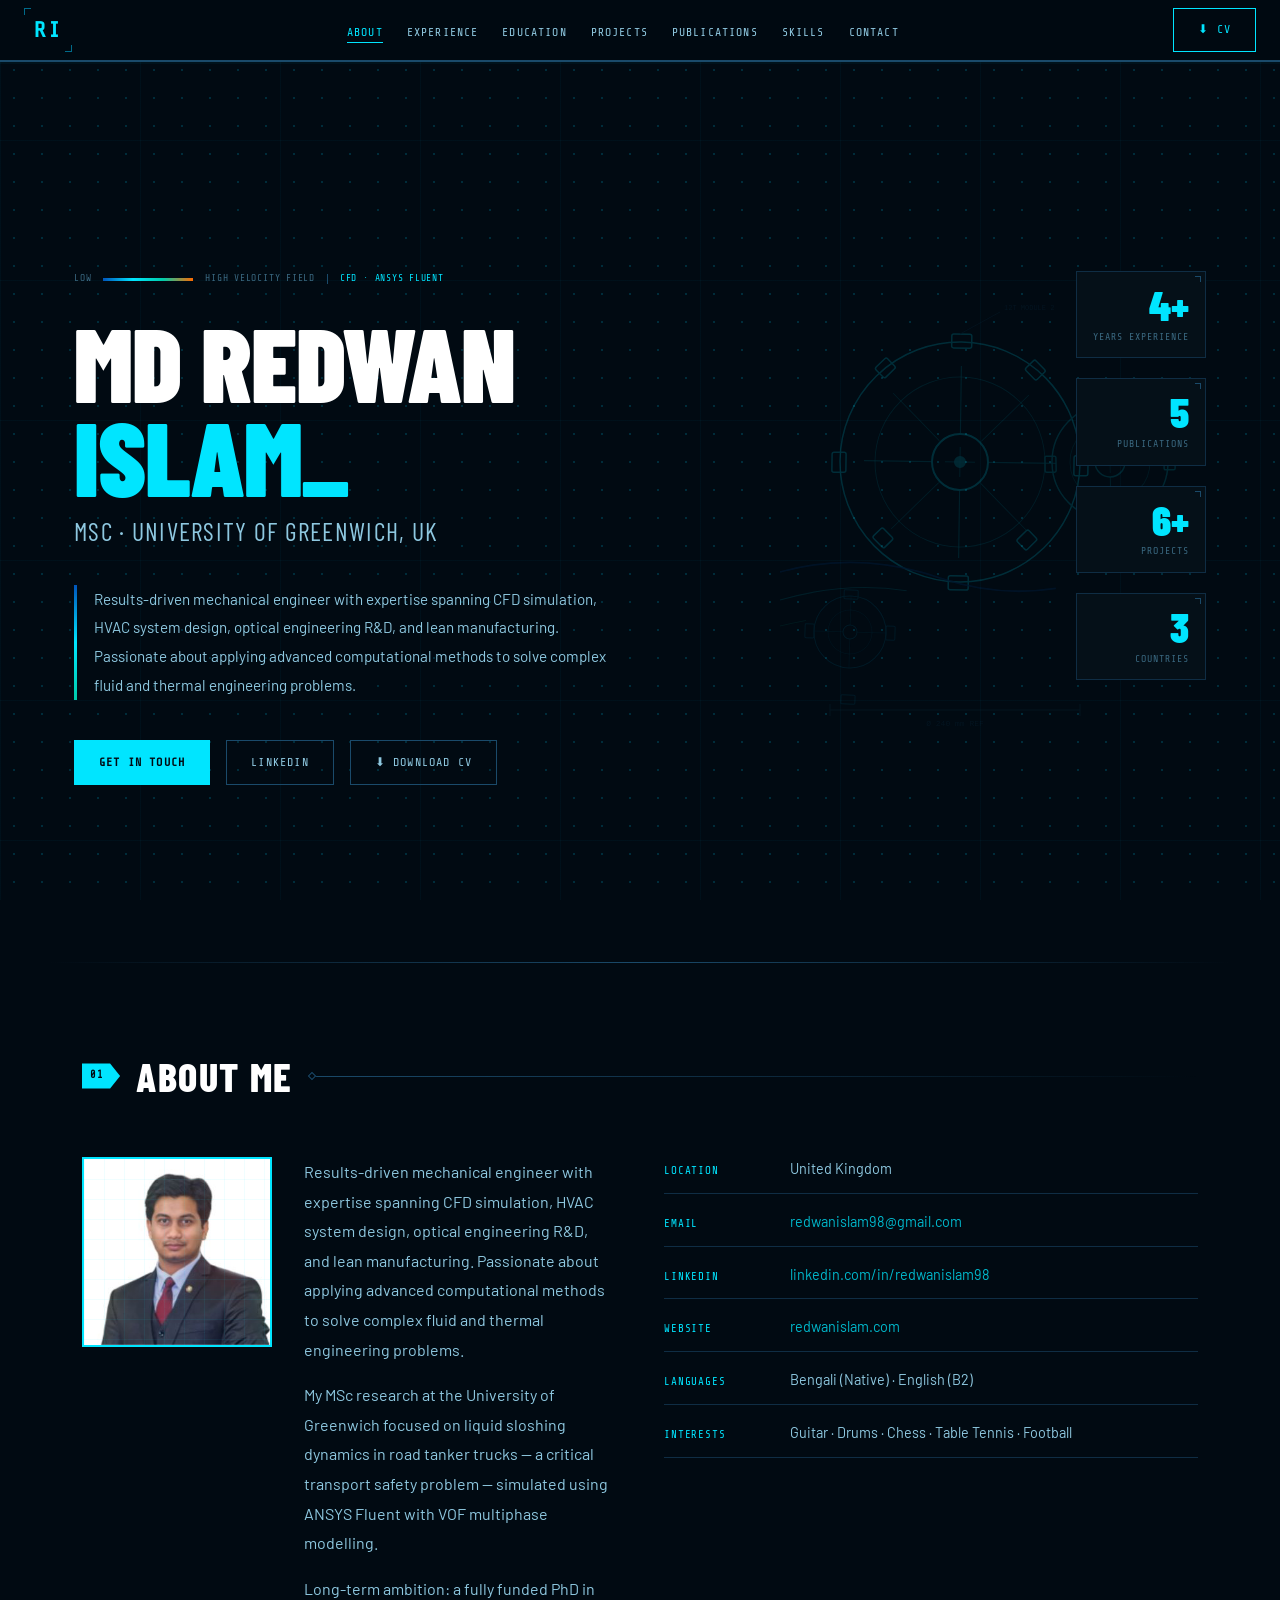
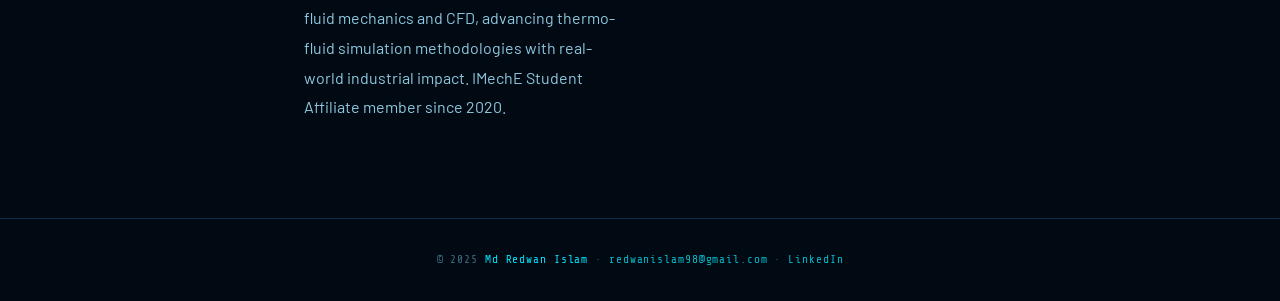
<file: index.html>
<!DOCTYPE html>
<html lang="en">
<head>
<meta charset="UTF-8">
<meta name="viewport" content="width=device-width,initial-scale=1">
<title>Md Redwan Islam | Mechanical Engineer & CFD Researcher | UK</title>
<meta name="description" content="Md Redwan Islam — Mechanical Engineer and CFD Researcher. MSc University of Greenwich UK. Expert in ANSYS Fluent CFD simulation, HVAC design, SolidWorks, lean manufacturing. Seeking graduate engineering roles in the UK.">
<meta name="keywords" content="Md Redwan Islam, Redwan Islam mechanical engineer, CFD engineer UK, ANSYS Fluent simulation, HVAC engineer, lean manufacturing engineer, SolidWorks engineer, graduate mechanical engineer, fluid mechanics researcher, VOF CFD simulation">
<meta name="author" content="Md Redwan Islam">
<meta name="robots" content="index, follow">
<link rel="canonical" href="https://redwanislam.com/">
<meta property="og:type" content="website">
<meta property="og:url" content="https://redwanislam.com/">
<meta property="og:title" content="Md Redwan Islam | Mechanical Engineer & CFD Researcher | UK">
<meta property="og:description" content="Md Redwan Islam — Mechanical Engineer and CFD Researcher. MSc University of Greenwich UK. Expert in ANSYS Fluent CFD simulation, HVAC design, SolidWorks, lean manufacturing. Seeking graduate engineering roles in the UK.">
<meta property="og:image" content="https://redwanislam.com/assets/img/photo.jpg">
<meta property="og:site_name" content="Redwan Islam — Mechanical Engineer">
<meta name="twitter:card" content="summary_large_image">
<meta name="twitter:title" content="Md Redwan Islam | Mechanical Engineer & CFD Researcher | UK">
<meta name="twitter:description" content="Md Redwan Islam — Mechanical Engineer and CFD Researcher. MSc University of Greenwich UK. Expert in ANSYS Fluent CFD simulation, HVAC design, SolidWorks, lean manufacturing. Seeking graduate engineering roles in the UK.">
<meta name="twitter:image" content="https://redwanislam.com/assets/img/photo.jpg">
<link rel="stylesheet" href="assets/css/style.css">
<script type="application/ld+json">
{
  "@context": "https://schema.org",
  "@type": "Person",
  "name": "Md Redwan Islam",
  "alternateName": "Redwan Islam",
  "url": "https://redwanislam.com",
  "image": "https://redwanislam.com/assets/img/photo.jpg",
  "email": "redwanislam98@gmail.com",
  "jobTitle": "Mechanical Engineer & CFD Researcher",
  "description": "Results-driven mechanical engineer with expertise in CFD simulation using ANSYS Fluent, HVAC system design, optical engineering R&D, and lean manufacturing. MSc from University of Greenwich, UK.",
  "sameAs": [
    "https://linkedin.com/in/redwanislam98",
    "https://redwanislam.com"
  ],
  "alumniOf": [
    {
      "@type": "CollegeOrUniversity",
      "name": "University of Greenwich",
      "address": {"@type":"PostalAddress","addressLocality":"London","addressCountry":"GB"}
    },
    {
      "@type": "CollegeOrUniversity",
      "name": "Bangladesh Army University of Science and Technology",
      "address": {"@type":"PostalAddress","addressLocality":"Saidpur","addressCountry":"BD"}
    }
  ],
  "knowsAbout": [
    "Computational Fluid Dynamics","ANSYS Fluent","CFD Simulation",
    "Mechanical Engineering","HVAC System Design","Lean Manufacturing",
    "SolidWorks","AutoCAD","Multiphase Flow","VOF Modelling",
    "FEA Analysis","OpenFOAM","Industry 4.0","Value Stream Mapping",
    "Wind Tunnel Design","Liquid Sloshing Dynamics"
  ],
  "hasCredential": [
    {
      "@type": "EducationalOccupationalCredential",
      "name": "MSc Mechanical and Manufacturing Engineering",
      "credentialCategory": "degree",
      "recognizedBy": {"@type":"CollegeOrUniversity","name":"University of Greenwich"}
    },
    {
      "@type": "EducationalOccupationalCredential",
      "name": "BSc Mechanical Engineering",
      "credentialCategory": "degree",
      "recognizedBy": {"@type":"CollegeOrUniversity","name":"Bangladesh Army University of Science and Technology"}
    }
  ],
  "memberOf": {
    "@type":"Organization",
    "name":"Institution of Mechanical Engineers (IMechE)",
    "url":"https://www.imeche.org"
  },
  "address": {
    "@type":"PostalAddress",
    "addressLocality":"London",
    "addressRegion":"England",
    "addressCountry":"GB"
  },
  "worksFor": {
    "@type":"Organization",
    "name":"Seeking Graduate Engineering Roles",
    "address":{"@type":"PostalAddress","addressCountry":"GB"}
  }
}
</script>
</head>
<body>
<nav class="nav" id="nav"></nav>
<div class="page">

<!-- ══ HERO ══════════════════════════════════════════════════ -->
<div class="hero-wrap" style="min-height:100vh;display:flex;flex-direction:column;justify-content:center;position:relative;z-index:1;max-width:1180px;margin:0 auto;padding:6rem 1.5rem 4rem;overflow:hidden;">

  <!-- MECHANICAL SVG BACKGROUND — gears + CFD streamlines -->
  <div class="hero-svg-wrap" style="position:absolute;right:-40px;top:50%;transform:translateY(-50%);pointer-events:none;opacity:.16;width:500px;height:500px;">
    <svg id="hero-svg" width="500" height="500" viewBox="0 0 500 500" fill="none" xmlns="http://www.w3.org/2000/svg">

      <!-- LARGE GEAR (rotates CW via JS) -->
      <g id="gear-big">
        <!-- Outer rim -->
        <circle cx="190" cy="200" r="120" stroke="#00e5ff" stroke-width="1.5" fill="none"/>
        <!-- Inner rim -->
        <circle cx="190" cy="200" r="85"  stroke="#00e5ff" stroke-width="1" fill="none" opacity=".5"/>
        <!-- Hub -->
        <circle cx="190" cy="200" r="28"  stroke="#00e5ff" stroke-width="2" fill="none"/>
        <circle cx="190" cy="200" r="6"   fill="#00e5ff" opacity=".8"/>
        <!-- Crosshair -->
        <line x1="175" y1="200" x2="205" y2="200" stroke="#00e5ff" stroke-width=".8" opacity=".7"/>
        <line x1="190" y1="185" x2="190" y2="215" stroke="#00e5ff" stroke-width=".8" opacity=".7"/>
        <!-- 8 Spokes -->
        <line x1="190" y1="104" x2="190" y2="172" stroke="#00e5ff" stroke-width="1.2" opacity=".6"/>
        <line x1="190" y1="228" x2="190" y2="296" stroke="#00e5ff" stroke-width="1.2" opacity=".6"/>
        <line x1="94"  y1="200" x2="162" y2="200" stroke="#00e5ff" stroke-width="1.2" opacity=".6"/>
        <line x1="218" y1="200" x2="286" y2="200" stroke="#00e5ff" stroke-width="1.2" opacity=".6"/>
        <line x1="122" y1="132" x2="169" y2="179" stroke="#00e5ff" stroke-width="1" opacity=".5"/>
        <line x1="211" y1="221" x2="258" y2="268" stroke="#00e5ff" stroke-width="1" opacity=".5"/>
        <line x1="258" y1="132" x2="211" y2="179" stroke="#00e5ff" stroke-width="1" opacity=".5"/>
        <line x1="169" y1="221" x2="122" y2="268" stroke="#00e5ff" stroke-width="1" opacity=".5"/>
        <!-- Gear teeth (12 teeth) -->
        <rect x="180" y="72"  width="20" height="14" rx="2" stroke="#00e5ff" stroke-width="1.5" fill="none"/>
        <rect x="180" y="314" width="20" height="14" rx="2" stroke="#00e5ff" stroke-width="1.5" fill="none"/>
        <rect x="62"  y="192" width="14" height="20" rx="2" stroke="#00e5ff" stroke-width="1.5" fill="none"/>
        <rect x="304" y="192" width="14" height="20" rx="2" stroke="#00e5ff" stroke-width="1.5" fill="none"/>
        <rect x="106" y="100" width="16" height="14" rx="2" stroke="#00e5ff" stroke-width="1.5" fill="none" transform="rotate(-45 114 107)"/>
        <rect x="250" y="270" width="16" height="14" rx="2" stroke="#00e5ff" stroke-width="1.5" fill="none" transform="rotate(-45 258 277)"/>
        <rect x="256" y="100" width="16" height="14" rx="2" stroke="#00e5ff" stroke-width="1.5" fill="none" transform="rotate(45 264 107)"/>
        <rect x="106" y="270" width="16" height="14" rx="2" stroke="#00e5ff" stroke-width="1.5" fill="none" transform="rotate(45 114 277)"/>
      </g>

      <!-- SMALL GEAR (rotates CCW, interlocks with large) -->
      <g id="gear-small">
        <circle cx="340" cy="200" r="58"  stroke="#00b8cc" stroke-width="1.5" fill="none"/>
        <circle cx="340" cy="200" r="40"  stroke="#00b8cc" stroke-width="1"   fill="none" opacity=".5"/>
        <circle cx="340" cy="200" r="15"  stroke="#00b8cc" stroke-width="1.5" fill="none"/>
        <circle cx="340" cy="200" r="4"   fill="#00b8cc" opacity=".8"/>
        <line x1="329" y1="200" x2="351" y2="200" stroke="#00b8cc" stroke-width=".7" opacity=".7"/>
        <line x1="340" y1="189" x2="340" y2="211" stroke="#00b8cc" stroke-width=".7" opacity=".7"/>
        <line x1="340" y1="156" x2="340" y2="185" stroke="#00b8cc" stroke-width="1.2" opacity=".6"/>
        <line x1="340" y1="215" x2="340" y2="244" stroke="#00b8cc" stroke-width="1.2" opacity=".6"/>
        <line x1="306" y1="200" x2="325" y2="200" stroke="#00b8cc" stroke-width="1.2" opacity=".6"/>
        <line x1="355" y1="200" x2="374" y2="200" stroke="#00b8cc" stroke-width="1.2" opacity=".6"/>
        <rect x="332" y="136" width="16" height="11" rx="1.5" stroke="#00b8cc" stroke-width="1.5" fill="none"/>
        <rect x="332" y="253" width="16" height="11" rx="1.5" stroke="#00b8cc" stroke-width="1.5" fill="none"/>
        <rect x="275" y="193" width="11" height="16" rx="1.5" stroke="#00b8cc" stroke-width="1.5" fill="none"/>
        <rect x="394" y="193" width="11" height="16" rx="1.5" stroke="#00b8cc" stroke-width="1.5" fill="none"/>
      </g>

      <!-- TINY ACCENT GEAR (bottom left) -->
      <g id="gear-tiny">
        <circle cx="80" cy="370" r="36"  stroke="#006a8a" stroke-width="1" fill="none"/>
        <circle cx="80" cy="370" r="22"  stroke="#006a8a" stroke-width=".8" fill="none" opacity=".6"/>
        <circle cx="80" cy="370" r="7"   stroke="#006a8a" stroke-width="1" fill="none"/>
        <line x1="80" y1="334" x2="80" y2="363" stroke="#006a8a" stroke-width="1" opacity=".5"/>
        <line x1="80" y1="377" x2="80" y2="406" stroke="#006a8a" stroke-width="1" opacity=".5"/>
        <line x1="44"  y1="370" x2="73"  y2="370" stroke="#006a8a" stroke-width="1" opacity=".5"/>
        <line x1="87"  y1="370" x2="116" y2="370" stroke="#006a8a" stroke-width="1" opacity=".5"/>
        <rect x="73" y="328" width="14" height="9"  rx="1" stroke="#006a8a" stroke-width="1" fill="none"/>
        <rect x="73" y="433" width="14" height="9"  rx="1" stroke="#006a8a" stroke-width="1" fill="none"/>
        <rect x="35"  y="363" width="9"  height="14" rx="1" stroke="#006a8a" stroke-width="1" fill="none"/>
        <rect x="116" y="363" width="9"  height="14" rx="1" stroke="#006a8a" stroke-width="1" fill="none"/>
      </g>

      <!-- CFD STREAMLINES — animated flow paths -->
      <path d="M10 310 Q90 288 170 316 Q260 346 348 308 Q420 272 490 296"
        stroke="#0055bb" stroke-width="1.8" fill="none" opacity=".75"
        stroke-dasharray="600" stroke-dashoffset="600">
        <animate attributeName="stroke-dashoffset" from="600" to="0" dur="4s" repeatCount="indefinite"/>
      </path>
      <path d="M10 338 Q100 312 182 340 Q274 368 366 332 Q434 300 490 322"
        stroke="#00e5ff" stroke-width="1.2" fill="none" opacity=".55"
        stroke-dasharray="600" stroke-dashoffset="600">
        <animate attributeName="stroke-dashoffset" from="600" to="0" dur="5s" begin="0.8s" repeatCount="indefinite"/>
      </path>
      <path d="M10 364 Q110 340 194 364 Q292 390 378 358 Q446 328 490 350"
        stroke="#00ccaa" stroke-width="1" fill="none" opacity=".45"
        stroke-dasharray="600" stroke-dashoffset="600">
        <animate attributeName="stroke-dashoffset" from="600" to="0" dur="6s" begin="1.6s" repeatCount="indefinite"/>
      </path>
      <path d="M10 390 Q120 366 206 388 Q308 412 396 382 Q460 354 490 374"
        stroke="#ff6a00" stroke-width=".9" fill="none" opacity=".35"
        stroke-dasharray="600" stroke-dashoffset="600">
        <animate attributeName="stroke-dashoffset" from="600" to="0" dur="7s" begin="2.4s" repeatCount="indefinite"/>
      </path>

      <!-- DIMENSION ANNOTATION -->
      <line x1="60" y1="448" x2="310" y2="448" stroke="#1a4a6a" stroke-width="1"/>
      <line x1="60" y1="442" x2="60" y2="454"  stroke="#1a4a6a" stroke-width="1"/>
      <line x1="310" y1="442" x2="310" y2="454" stroke="#1a4a6a" stroke-width="1"/>
      <text x="185" y="464" fill="#1a4a6a" font-size="8" font-family="monospace" text-anchor="middle">Ø 240 mm REF</text>
      <line x1="190" y1="72" x2="230" y2="50" stroke="#1a4a6a" stroke-width=".8"/>
      <text x="234" y="48" fill="#1a4a6a" font-size="7" font-family="monospace">12T MODULE 2</text>
    </svg>
  </div>

  <!-- HERO CONTENT -->
  <div style="display:flex;align-items:flex-start;justify-content:space-between;flex-wrap:wrap;gap:2rem;">
    <div style="flex:1;min-width:280px;">

      <!-- CFD VELOCITY LEGEND -->
      <div class="fu d1" style="display:flex;align-items:center;gap:.75rem;margin-bottom:1.75rem;flex-wrap:wrap;">
        <span style="font-family:var(--mono);font-size:.6rem;color:var(--txt3);letter-spacing:.08em;">LOW</span>
        <div style="height:3px;width:90px;background:linear-gradient(to right,#0055bb,#00e5ff,#00ccaa,#ff6a00);flex-shrink:0;"></div>
        <span style="font-family:var(--mono);font-size:.6rem;color:var(--txt3);letter-spacing:.08em;">HIGH  VELOCITY FIELD</span>
        <span style="width:1px;height:10px;background:var(--bdr2);display:inline-block;"></span>
        <span style="font-family:var(--mono);font-size:.6rem;color:var(--cyan);letter-spacing:.08em;">CFD · ANSYS FLUENT</span>
      </div>

      <h1 class="hero-name fu d2" style="font-family:var(--cond);font-size:clamp(3rem,10vw,6.5rem);font-weight:900;line-height:.9;text-transform:uppercase;letter-spacing:-.01em;margin-bottom:.5rem;" id="hero-name"></h1>
      <div class="hero-sub fu d3" id="hero-tag" style="font-family:var(--cond);font-size:clamp(1rem,2.5vw,1.6rem);font-weight:400;color:var(--txt2);letter-spacing:.05em;text-transform:uppercase;margin-bottom:2rem;margin-top:.5rem;"></div>

      <!-- Bio — CFD gradient left border -->
      <div class="fu d4" style="position:relative;margin-bottom:2.5rem;">
        <div style="position:absolute;left:0;top:0;bottom:0;width:3px;background:linear-gradient(to bottom,#0055bb,#00e5ff,#00ccaa);"></div>
        <p id="hero-bio" style="font-size:.95rem;color:var(--txt2);max-width:560px;line-height:1.9;padding-left:1.25rem;"></p>
      </div>

      <div class="hero-btns fu d5" style="display:flex;gap:1rem;flex-wrap:wrap;" id="hero-btns"></div>
    </div>

    <!-- STATS -->
    <div class="stats-col" style="display:flex;flex-direction:column;gap:1.25rem;text-align:right;padding-left:2rem;" id="hero-stats"></div>
  </div>
</div>

<div class="divider"></div>

<!-- ══ ABOUT ══════════════════════════════════════════════════ -->
<section class="section">
  <div class="section-hdr">
    <span class="sec-num">01</span>
    <h2 class="sec-title">About Me</h2>
    <div class="sec-line"></div>
  </div>
  <div class="g2" style="align-items:start;gap:3rem;">
    <div style="display:flex;gap:2rem;align-items:start;flex-wrap:wrap;">
      <div id="about-photo"></div>
      <div id="about-bio" style="flex:1;min-width:200px;"></div>
    </div>
    <div class="fc" id="about-det"></div>
  </div>
</section>

</div>
<footer id="footer"></footer>

<script src="assets/js/data.js"></script>
<script src="assets/js/render.js"></script>
<script>
renderNav('index');
renderFooter();

const parts=DATA.name.split(' ');
const last=parts.pop();
document.getElementById('hero-name').innerHTML=parts.join(' ')+'<br><span style="color:var(--cyan)">'+last+'</span><span class="cursor"></span>';
document.getElementById('hero-tag').textContent=DATA.tagline;
document.getElementById('hero-bio').textContent=DATA.bio[0];
document.getElementById('hero-btns').innerHTML=`
  <a href="mailto:${DATA.email}" class="btn btn-p">Get In Touch</a>
  <a href="${DATA.linkedin}" target="_blank" class="btn btn-o">LinkedIn</a>
  ${DATA.cv_file?`<a href="${DATA.cv_file}" download class="btn btn-o">⬇ Download CV</a>`:''}`;
document.getElementById('hero-stats').innerHTML=(DATA.stats||[]).map(s=>`
  <div class="stat-box" style="text-align:right;">
    <div class="stat-num">${s.num}</div>
    <div class="stat-lbl">${s.label}</div>
  </div>`).join('');
document.getElementById('about-photo').innerHTML=renderPhoto(190);
document.getElementById('about-bio').innerHTML=(DATA.bio||[]).map(b=>`<p style="color:var(--txt2);margin-bottom:1rem;line-height:1.85;">${b}</p>`).join('');
document.getElementById('about-det').innerHTML=renderDetails();

// ── GEAR ROTATION via requestAnimationFrame (cross-browser) ──
const gearBig   = document.getElementById('gear-big');
const gearSmall = document.getElementById('gear-small');
const gearTiny  = document.getElementById('gear-tiny');
let angleBig=0, angleSmall=0, angleTiny=0;
const CX_BIG=190, CY_BIG=200;
const CX_SM=340,  CY_SM=200;
const CX_TN=80,   CY_TN=370;

function animateGears(){
  angleBig   += 0.012;
  angleSmall -= 0.017;
  angleTiny  += 0.025;
  if(gearBig)   gearBig.setAttribute('transform',   `rotate(${angleBig}   ${CX_BIG} ${CY_BIG})`);
  if(gearSmall) gearSmall.setAttribute('transform', `rotate(${angleSmall} ${CX_SM}  ${CY_SM})`);
  if(gearTiny)  gearTiny.setAttribute('transform',  `rotate(${angleTiny}  ${CX_TN}  ${CY_TN})`);
  requestAnimationFrame(animateGears);
}
animateGears();
</script>
</body>
</html>
</file>
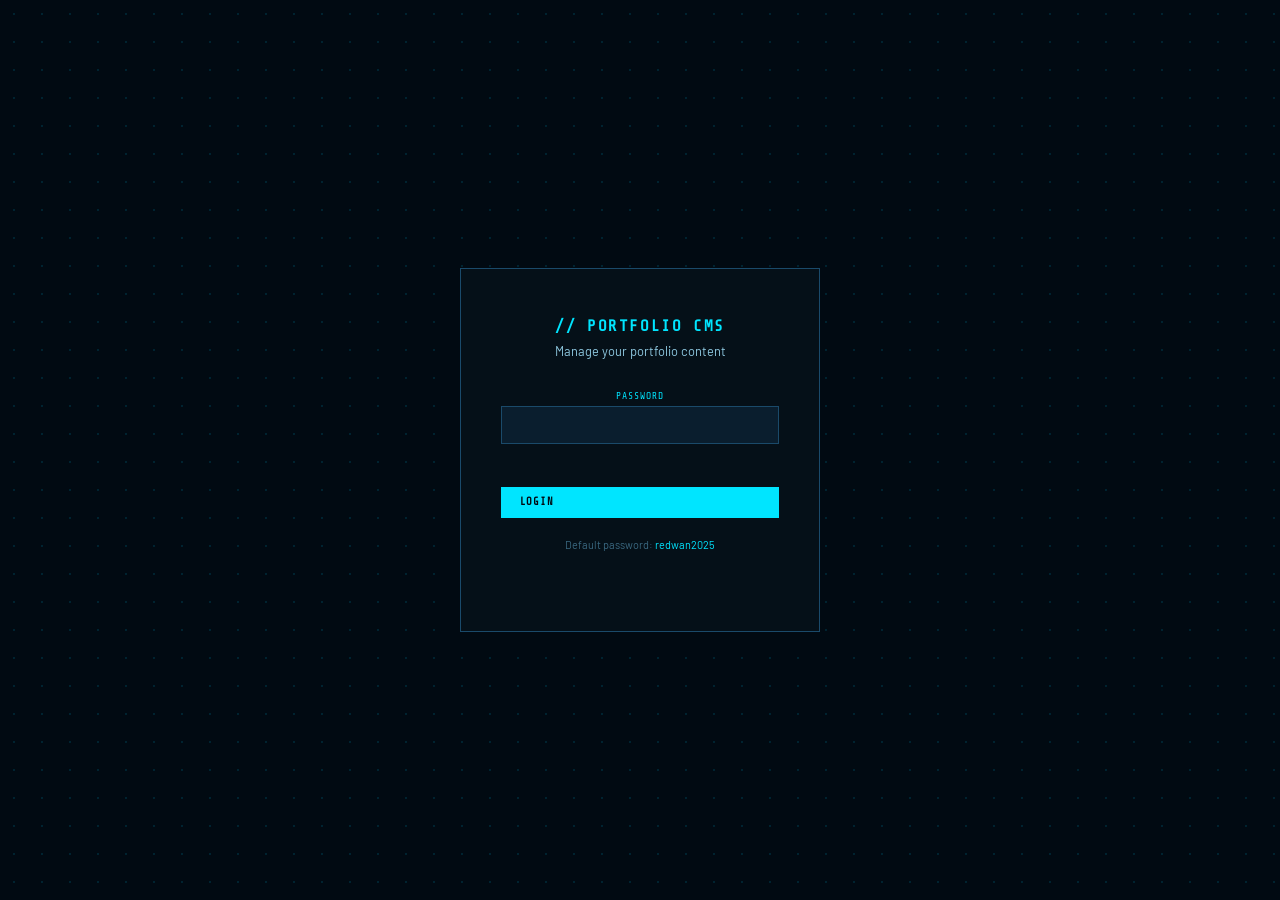
<file: cms.html>
<!DOCTYPE html>
<html lang="en">
<head>
<meta charset="UTF-8"><meta name="viewport" content="width=device-width,initial-scale=1">
<title>CMS | Portfolio</title>
<link href="https://fonts.googleapis.com/css2?family=Share+Tech+Mono&family=Barlow:wght@400;600&display=swap" rel="stylesheet">
<style>
:root{--bg:#010a12;--s:#051018;--s2:#0a1e2e;--b:#0f2d44;--b2:#1a4a6a;--c:#00e5ff;--c2:#00b8cc;--g:#00e676;--o:#ff9100;--r:#ff5252;--t:#fff;--t2:#8ec8e0;--t3:#3a6880;--mono:'Share Tech Mono',monospace;--sans:'Barlow',sans-serif;}
*{margin:0;padding:0;box-sizing:border-box;}html,body{height:100%;}
body{background:var(--bg);color:var(--t);font-family:var(--sans);}
body::before{content:'';position:fixed;inset:0;background-image:radial-gradient(circle,rgba(0,180,220,.15) 1px,transparent 1px);background-size:28px 28px;pointer-events:none;z-index:0;}

/* LOGIN */
#login{display:flex;align-items:center;justify-content:center;min-height:100vh;position:relative;z-index:1;}
.lbox{background:var(--s);border:1px solid var(--b2);padding:3rem 2.5rem;width:360px;text-align:center;}
.lbox h1{font-family:var(--mono);font-size:1rem;color:var(--c);letter-spacing:.1em;margin-bottom:.5rem;}
.lbox p{font-size:.8rem;color:var(--t2);margin-bottom:2rem;}

/* CMS LAYOUT */
#cms{display:none;height:100vh;flex-direction:column;position:relative;z-index:1;}
.hdr{height:58px;background:rgba(1,10,18,.97);border-bottom:2px solid var(--b2);display:flex;align-items:center;justify-content:space-between;padding:0 1.5rem;flex-shrink:0;}
.hdr-logo{font-family:var(--mono);font-size:.88rem;color:var(--c);}
.body{display:grid;grid-template-columns:200px 1fr;flex:1;overflow:hidden;}
.sidebar{background:var(--s);border-right:1px solid var(--b2);overflow-y:auto;padding:.75rem 0;}
.nav-item{display:block;padding:.6rem 1.1rem;font-family:var(--mono);font-size:.66rem;color:var(--t2);letter-spacing:.08em;text-transform:uppercase;cursor:pointer;transition:all .15s;border-left:2px solid transparent;}
.nav-item:hover,.nav-item.active{color:var(--c);border-left-color:var(--c);background:rgba(0,229,255,.04);}
.main{overflow-y:auto;padding:1.75rem;}
.sec{display:none;}.sec.active{display:block;}
.sec h2{font-family:var(--mono);font-size:.78rem;color:var(--c);letter-spacing:.1em;margin-bottom:1.25rem;padding-bottom:.65rem;border-bottom:1px solid var(--b2);}

/* INFO BANNER */
.info{background:rgba(0,229,255,.06);border:1px solid rgba(0,229,255,.2);padding:.9rem 1.1rem;margin-bottom:1.75rem;font-size:.82rem;color:var(--t2);line-height:1.7;}
.info strong{color:var(--c);}

/* FORM */
.fg{display:flex;flex-direction:column;gap:.32rem;margin-bottom:.9rem;}
.fg label{font-family:var(--mono);font-size:.6rem;color:var(--c);letter-spacing:.1em;text-transform:uppercase;}
.fg input,.fg textarea,.fg select{background:var(--s2);border:1px solid var(--b2);color:var(--t);padding:.6rem .85rem;font-family:var(--sans);font-size:.875rem;outline:none;transition:border-color .2s;width:100%;}
.fg input:focus,.fg textarea:focus{border-color:var(--c2);}
.fg textarea{resize:vertical;min-height:80px;}
.hint{font-size:.7rem;color:var(--t3);margin-top:.2rem;}
.g2{display:grid;grid-template-columns:1fr 1fr;gap:.85rem;}

/* BUTTONS */
.btn{display:inline-flex;align-items:center;gap:.35rem;font-family:var(--mono);font-size:.66rem;letter-spacing:.08em;text-transform:uppercase;padding:.55rem 1.1rem;border:1px solid;cursor:pointer;transition:all .2s;}
.btn-p{background:var(--c);border-color:var(--c);color:var(--bg);font-weight:700;}.btn-p:hover{background:transparent;color:var(--c);}
.btn-o{background:transparent;border-color:var(--b2);color:var(--t2);}.btn-o:hover{border-color:var(--c);color:var(--c);}
.btn-g{background:rgba(0,230,118,.1);border-color:rgba(0,230,118,.4);color:var(--g);}.btn-g:hover{background:rgba(0,230,118,.22);}
.btn-r{background:transparent;border-color:rgba(255,82,82,.35);color:var(--r);}.btn-r:hover{background:rgba(255,82,82,.1);}
.btn-sm{padding:.32rem .65rem;font-size:.6rem;}
.row-btns{display:flex;gap:.5rem;flex-wrap:wrap;margin-top:.75rem;}

/* ITEM CARDS */
.ic{background:var(--s);border:1px solid var(--b);padding:1rem;margin-bottom:.75rem;}
.ic-hdr{display:flex;justify-content:space-between;align-items:start;gap:.65rem;}
.ic-title{font-weight:700;font-size:.88rem;margin-bottom:.12rem;}
.ic-sub{font-size:.72rem;color:var(--t2);}
.ic-form{display:none;margin-top:.9rem;padding-top:.9rem;border-top:1px solid var(--b);}
.ic-form.open{display:block;}

/* PHOTO */
.drop{border:2px dashed var(--b2);padding:1.75rem;text-align:center;cursor:pointer;transition:border-color .2s;background:var(--s2);}
.drop:hover{border-color:var(--c2);}
.drop p{font-size:.82rem;color:var(--t2);margin-bottom:.35rem;}
.drop small{font-family:var(--mono);font-size:.6rem;color:var(--t3);}
#ph-prev{max-width:160px;max-height:160px;margin:.85rem auto;border:2px solid var(--c);display:none;}

/* TOAST */
.toast{position:fixed;bottom:1.25rem;right:1.25rem;z-index:999;font-family:var(--mono);font-size:.7rem;letter-spacing:.08em;padding:.65rem 1.25rem;display:none;}
.toast.ok{background:var(--g);color:#000;}
.toast.err{background:var(--r);color:#fff;}
</style>
</head>
<body>

<!-- LOGIN -->
<div id="login">
  <div class="lbox">
    <h1>// PORTFOLIO CMS</h1>
    <p>Manage your portfolio content</p>
    <div class="fg"><label>Password</label><input type="password" id="pwd" onkeydown="if(event.key==='Enter')login()"></div>
    <p id="lerr" style="color:var(--r);font-size:.75rem;min-height:1.1rem;margin-bottom:.65rem;"></p>
    <button class="btn btn-p" onclick="login()" style="width:100%;">Login</button>
    <p style="margin-top:1.25rem;font-size:.68rem;color:var(--t3);">Default password: <span style="color:var(--c);">redwan2025</span></p>
  </div>
</div>

<!-- CMS -->
<div id="cms">
  <div class="hdr">
    <div class="hdr-logo">// Portfolio CMS — Md Redwan Islam</div>
    <div style="display:flex;gap:.65rem;">
      <a href="index.html" target="_blank" class="btn btn-o btn-sm">↗ View Site</a>
      <button class="btn btn-r btn-sm" onclick="logout()">Logout</button>
    </div>
  </div>
  <div class="body">
    <nav class="sidebar">
      <div class="nav-item active" onclick="show(this,'general')">⚙ General</div>
      <div class="nav-item" onclick="show(this,'photo')">🖼 Photo</div>
      <div class="nav-item" onclick="show(this,'bio')">👤 Bio & Details</div>
      <div class="nav-item" onclick="show(this,'exp')">💼 Experience</div>
      <div class="nav-item" onclick="show(this,'edu')">🎓 Education</div>
      <div class="nav-item" onclick="show(this,'proj')">🔬 Projects</div>
      <div class="nav-item" onclick="show(this,'pub')">📄 Publications</div>
      <div class="nav-item" onclick="show(this,'skills')">⚡ Skills</div>
      <div class="nav-item" onclick="show(this,'honours')">🏅 Honours</div>
      <div class="nav-item" onclick="show(this,'export')">💾 Export</div>
    </nav>
    <main class="main">

      <!-- GENERAL -->
      <div class="sec active" id="sec-general">
        <h2>GENERAL SETTINGS</h2>
        <div class="info"><strong>How it works:</strong> Edit any field → Save → changes appear on site instantly (same browser). To make permanent across all devices, use the <strong>Export</strong> section to download a new <code>data.js</code> and upload to GitHub.</div>
        <div class="g2">
          <div class="fg"><label>Full Name</label><input id="g-name"></div>
          <div class="fg"><label>Job Title</label><input id="g-title"></div>
          <div class="fg"><label>Tagline</label><input id="g-tagline"></div>
          <div class="fg"><label>Email</label><input id="g-email" type="email"></div>
          <div class="fg"><label>LinkedIn URL</label><input id="g-li"></div>
          <div class="fg"><label>Website URL</label><input id="g-web"></div>
          <div class="fg"><label>WhatsApp</label><input id="g-wa"></div>
          <div class="fg"><label>CV File Path</label><input id="g-cv" placeholder="assets/Redwan_Islam_CV.pdf"><p class="hint">Upload PDF to assets/ on GitHub, then enter path here</p></div>
        </div>
        <div style="margin:.75rem 0 .6rem;font-family:var(--mono);font-size:.66rem;color:var(--t2);">HERO STATS</div>
        <div id="stats-list"></div>
        <div class="row-btns">
          <button class="btn btn-o btn-sm" onclick="addStat()">+ Add Stat</button>
          <button class="btn btn-p" onclick="saveGeneral()">💾 Save General</button>
        </div>
      </div>

      <!-- PHOTO -->
      <div class="sec" id="sec-photo">
        <h2>PROFILE PHOTO</h2>
        <div class="info">Upload your photo below. After downloading, place the file at <strong>assets/img/photo.jpg</strong> in your GitHub repo, then click <strong>"Set photo path"</strong>.</div>
        <div class="drop" id="drop" onclick="document.getElementById('ph-inp').click()" ondragover="event.preventDefault()" ondrop="dropPhoto(event)">
          <img id="ph-prev">
          <p>Click or drag & drop your photo here</p>
          <small>JPG / PNG · square recommended · min 400×400px</small>
        </div>
        <input type="file" id="ph-inp" accept="image/*" style="display:none" onchange="loadPhoto(this)">
        <div class="row-btns">
          <button class="btn btn-p" onclick="dlPhoto()">⬇ Download photo.jpg</button>
          <button class="btn btn-o" onclick="setPhotoPath()">✓ Set photo path in data</button>
        </div>
        <p id="ph-msg" style="margin-top:.85rem;font-family:var(--mono);font-size:.7rem;color:var(--g);display:none;"></p>
      </div>

      <!-- BIO -->
      <div class="sec" id="sec-bio">
        <h2>BIO & ABOUT DETAILS</h2>
        <div class="fg"><label>Bio Paragraph 1 (shown on hero)</label><textarea id="bio0" rows="4"></textarea></div>
        <div class="fg"><label>Bio Paragraph 2</label><textarea id="bio1" rows="4"></textarea></div>
        <div class="fg"><label>Bio Paragraph 3</label><textarea id="bio2" rows="4"></textarea></div>
        <div style="margin:1rem 0 .6rem;font-family:var(--mono);font-size:.66rem;color:var(--t2);">CONTACT DETAIL ROWS</div>
        <div id="det-list"></div>
        <div class="row-btns">
          <button class="btn btn-o btn-sm" onclick="addDet()">+ Add Row</button>
          <button class="btn btn-p" onclick="saveBio()">💾 Save Bio & Details</button>
        </div>
      </div>

      <!-- EXPERIENCE -->
      <div class="sec" id="sec-exp">
        <h2>WORK EXPERIENCE</h2>
        <div id="exp-list"></div>
        <button class="btn btn-o btn-sm" style="margin-top:.5rem" onclick="addExp()">+ Add Position</button>
      </div>

      <!-- EDUCATION -->
      <div class="sec" id="sec-edu">
        <h2>EDUCATION</h2>
        <div id="edu-list"></div>
        <button class="btn btn-o btn-sm" style="margin-top:.5rem" onclick="addEdu()">+ Add Entry</button>
      </div>

      <!-- PROJECTS -->
      <div class="sec" id="sec-proj">
        <h2>PROJECTS</h2>
        <div id="proj-list"></div>
        <button class="btn btn-o btn-sm" style="margin-top:.5rem" onclick="addProj()">+ Add Project</button>
      </div>

      <!-- PUBLICATIONS -->
      <div class="sec" id="sec-pub">
        <h2>PUBLICATIONS & CONFERENCES</h2>
        <div id="pub-list"></div>
        <button class="btn btn-o btn-sm" style="margin-top:.5rem" onclick="addPub()">+ Add Entry</button>
      </div>

      <!-- SKILLS -->
      <div class="sec" id="sec-skills">
        <h2>SKILL GROUPS</h2>
        <div id="sk-list"></div>
        <button class="btn btn-o btn-sm" style="margin-top:.5rem" onclick="addSkG()">+ Add Group</button>
      </div>

      <!-- HONOURS -->
      <div class="sec" id="sec-honours">
        <h2>HONOURS & MEMBERSHIPS</h2>
        <div id="hon-list"></div>
        <div class="row-btns">
          <button class="btn btn-o btn-sm" onclick="addHon()">+ Add Entry</button>
          <button class="btn btn-p" onclick="save()">💾 Save Honours</button>
        </div>
      </div>

      <!-- EXPORT -->
      <div class="sec" id="sec-export">
        <h2>EXPORT — MAKE CHANGES PERMANENT</h2>
        <div class="info">
          <strong>Why export?</strong> CMS changes are stored in your browser. If you open the site on another device or clear browser data, changes are lost.
          Exporting creates a new <code>data.js</code> with your edits baked in — upload it to GitHub to make everything permanent everywhere.
        </div>
        <p style="color:var(--t2);font-size:.85rem;line-height:1.8;margin-bottom:1.25rem;">
          1. Click <strong style="color:var(--c)">Export data.js</strong><br>
          2. Download the file<br>
          3. On GitHub, go to <code style="color:var(--c)">assets/js/data.js</code> → click the pencil icon → paste the content → commit<br>
          4. Done — changes are now permanent on all devices!
        </p>
        <div class="row-btns">
          <button class="btn btn-g" onclick="exportJS()">⬇ Export data.js</button>
          <button class="btn btn-r btn-sm" onclick="if(confirm('Reset ALL edits to original defaults?')){localStorage.removeItem('cms_data');location.reload();}">↺ Reset to defaults</button>
        </div>
      </div>

    </main>
  </div>
</div>

<div class="toast" id="toast"></div>

<script src="assets/js/data.js"></script>
<script>
const PWD='redwan2025';
let S={};

function login(){
  if(document.getElementById('pwd').value===PWD){
    document.getElementById('login').style.display='none';
    document.getElementById('cms').style.display='flex';
    initCMS();
  }else document.getElementById('lerr').textContent='Incorrect password.';
}
function logout(){document.getElementById('cms').style.display='none';document.getElementById('login').style.display='flex';document.getElementById('pwd').value='';}
function show(el,id){
  document.querySelectorAll('.sec').forEach(s=>s.classList.remove('active'));
  document.querySelectorAll('.nav-item').forEach(n=>n.classList.remove('active'));
  document.getElementById('sec-'+id).classList.add('active');
  el.classList.add('active');
}

function loadState(){
  try{const s=localStorage.getItem('cms_data');S=s?JSON.parse(s):JSON.parse(JSON.stringify(DEFAULT_DATA));}
  catch(e){S=JSON.parse(JSON.stringify(DEFAULT_DATA));}
}
function save(){
  localStorage.setItem('cms_data',JSON.stringify(S));
  window.DATA=S;
  toast('✓ Saved — refresh any page to see changes','ok');
}
function toast(msg,type){
  const t=document.getElementById('toast');
  t.textContent=msg;t.className='toast '+type;t.style.display='block';
  setTimeout(()=>t.style.display='none',3000);
}
function v(id){return(document.getElementById(id)||{}).value||'';}
function tf(id){const f=document.getElementById(id);if(f)f.classList.toggle('open');}
function del(key,i){if(!confirm('Delete?'))return;S[key].splice(i,1);save();render(key);}

function initCMS(){
  loadState();
  fillGeneral();fillBio();
  render('experience');render('education');render('projects');
  render('publications');render('skillGroups');render('honours');
}

// ── RENDER DISPATCHER ─────────────────────────────
function render(key){
  if(key==='experience')   renderExp();
  else if(key==='education')    renderEdu();
  else if(key==='projects')     renderProj();
  else if(key==='publications') renderPub();
  else if(key==='skillGroups')  renderSk();
  else if(key==='honours')      renderHon();
}

// ── GENERAL ───────────────────────────────────────
function fillGeneral(){
  document.getElementById('g-name').value   =S.name||'';
  document.getElementById('g-title').value  =S.title||'';
  document.getElementById('g-tagline').value=S.tagline||'';
  document.getElementById('g-email').value  =S.email||'';
  document.getElementById('g-li').value     =S.linkedin||'';
  document.getElementById('g-web').value    =S.website||'';
  document.getElementById('g-wa').value     =S.whatsapp||'';
  document.getElementById('g-cv').value     =S.cv_file||'';
  renderStats();
}
function saveGeneral(){
  S.name=v('g-name');S.title=v('g-title');S.tagline=v('g-tagline');
  S.email=v('g-email');S.linkedin=v('g-li');S.website=v('g-web');
  S.whatsapp=v('g-wa');S.cv_file=v('g-cv');
  save();
}
function renderStats(){
  document.getElementById('stats-list').innerHTML=(S.stats||[]).map((s,i)=>`
    <div style="display:grid;grid-template-columns:80px 1fr auto;gap:.4rem;align-items:center;margin-bottom:.35rem;">
      <input style="background:var(--s2);border:1px solid var(--b2);color:var(--t);padding:.38rem .6rem;font-size:.85rem;font-family:var(--sans);" value="${s.num}" onchange="S.stats[${i}].num=this.value">
      <input style="background:var(--s2);border:1px solid var(--b2);color:var(--t);padding:.38rem .6rem;font-size:.85rem;font-family:var(--sans);" value="${s.label}" onchange="S.stats[${i}].label=this.value">
      <button class="btn btn-r btn-sm" onclick="S.stats.splice(${i},1);renderStats()">✕</button>
    </div>`).join('');
}
function addStat(){S.stats=S.stats||[];S.stats.push({num:'',label:''});renderStats();}

// ── PHOTO ─────────────────────────────────────────
let phBlob=null,phURL=null;
function loadPhoto(i){if(i.files&&i.files[0])showPhoto(i.files[0]);}
function dropPhoto(e){e.preventDefault();if(e.dataTransfer.files&&e.dataTransfer.files[0])showPhoto(e.dataTransfer.files[0]);}
function showPhoto(f){phBlob=f;phURL=URL.createObjectURL(f);const img=document.getElementById('ph-prev');img.src=phURL;img.style.display='block';}
function dlPhoto(){if(!phBlob){toast('Select a photo first','err');return;}const a=document.createElement('a');a.href=phURL;a.download='photo.jpg';a.click();toast('⬇ photo.jpg downloaded — upload to assets/img/ on GitHub','ok');}
function setPhotoPath(){S.photo='assets/img/photo.jpg';save();const m=document.getElementById('ph-msg');m.style.display='block';m.textContent='✓ Photo path set — export data.js and upload to GitHub';}

// ── BIO ───────────────────────────────────────────
function fillBio(){
  (S.bio||[]).forEach((b,i)=>{const el=document.getElementById('bio'+i);if(el)el.value=b;});
  renderDet();
}
function saveBio(){
  S.bio=[0,1,2].map(i=>v('bio'+i));
  save();renderDet();
}
function renderDet(){
  document.getElementById('det-list').innerHTML=(S.details||[]).map((d,i)=>`
    <div style="display:grid;grid-template-columns:100px 1fr 1fr auto;gap:.35rem;margin-bottom:.35rem;align-items:center;">
      <input style="background:var(--s2);border:1px solid var(--b2);color:var(--t);padding:.35rem .55rem;font-size:.8rem;" value="${d.key}" onchange="S.details[${i}].key=this.value">
      <input style="background:var(--s2);border:1px solid var(--b2);color:var(--t);padding:.35rem .55rem;font-size:.8rem;" value="${d.val}" onchange="S.details[${i}].val=this.value">
      <input style="background:var(--s2);border:1px solid var(--b2);color:var(--t);padding:.35rem .55rem;font-size:.8rem;" value="${d.link||''}" placeholder="Link URL" onchange="S.details[${i}].link=this.value">
      <button class="btn btn-r btn-sm" onclick="S.details.splice(${i},1);renderDet()">✕</button>
    </div>`).join('');
}
function addDet(){S.details=S.details||[];S.details.push({key:'',val:'',link:''});renderDet();}

// ── EXPERIENCE ────────────────────────────────────
function renderExp(){
  document.getElementById('exp-list').innerHTML=(S.experience||[]).map((e,i)=>`
    <div class="ic">
      <div class="ic-hdr">
        <div><div class="ic-title">${e.role||'(no role)'}</div><div class="ic-sub">${e.company||''} · ${e.period||''}</div></div>
        <div style="display:flex;gap:.4rem;">
          <button class="btn btn-o btn-sm" onclick="tf('ef${i}')">Edit</button>
          <button class="btn btn-r btn-sm" onclick="del('experience',${i})">✕</button>
        </div>
      </div>
      <div class="ic-form" id="ef${i}">
        <div class="g2">
          <div class="fg"><label>Period</label><input id="ep${i}" value="${e.period||''}"></div>
          <div class="fg"><label>Role</label><input id="er${i}" value="${e.role||''}"></div>
          <div class="fg"><label>Company</label><input id="ec${i}" value="${e.company||''}"></div>
          <div class="fg"><label>Tags (comma separated)</label><input id="et${i}" value="${(e.tags||[]).join(', ')}"></div>
        </div>
        <div class="fg"><label>Description</label><textarea id="ed${i}" rows="4">${e.desc||''}</textarea></div>
        <div class="fg"><label>Sub-projects (one per line)</label><textarea id="epj${i}" rows="4">${(e.projects||[]).join('\n')}</textarea></div>
        <button class="btn btn-p btn-sm" style="margin-top:.4rem" onclick="saveExp(${i})">💾 Save</button>
      </div>
    </div>`).join('');
}
function saveExp(i){
  const e=S.experience[i];
  e.period=v('ep'+i);e.role=v('er'+i);e.company=v('ec'+i);e.desc=v('ed'+i);
  e.tags=v('et'+i).split(',').map(t=>t.trim()).filter(Boolean);
  const p=v('epj'+i).trim();e.projects=p?p.split('\n').filter(Boolean):undefined;
  save();renderExp();
}
function addExp(){S.experience=S.experience||[];S.experience.unshift({period:'',role:'New Role',company:'',desc:'',tags:[]});save();renderExp();}

// ── EDUCATION ─────────────────────────────────────
function renderEdu(){
  document.getElementById('edu-list').innerHTML=(S.education||[]).map((e,i)=>`
    <div class="ic">
      <div class="ic-hdr">
        <div><div class="ic-title">${e.degree||'(no degree)'}</div><div class="ic-sub">${e.institution||''} · ${e.period||''}</div></div>
        <div style="display:flex;gap:.4rem;">
          <button class="btn btn-o btn-sm" onclick="tf('eduf${i}')">Edit</button>
          <button class="btn btn-r btn-sm" onclick="del('education',${i})">✕</button>
        </div>
      </div>
      <div class="ic-form" id="eduf${i}">
        <div class="g2">
          <div class="fg"><label>Period</label><input id="edup${i}" value="${e.period||''}"></div>
          <div class="fg"><label>Degree</label><input id="edud${i}" value="${e.degree||''}"></div>
          <div class="fg"><label>Institution</label><input id="edui${i}" value="${e.institution||''}"></div>
        </div>
        <div class="fg"><label>Details</label><textarea id="edudt${i}" rows="5">${e.detail||''}</textarea></div>
        <button class="btn btn-p btn-sm" style="margin-top:.4rem" onclick="saveEdu(${i})">💾 Save</button>
      </div>
    </div>`).join('');
}
function saveEdu(i){S.education[i]={period:v('edup'+i),degree:v('edud'+i),institution:v('edui'+i),detail:v('edudt'+i)};save();renderEdu();}
function addEdu(){S.education=S.education||[];S.education.unshift({period:'',degree:'New Degree',institution:'',detail:''});save();renderEdu();}

// ── PROJECTS ──────────────────────────────────────
function renderProj(){
  document.getElementById('proj-list').innerHTML=(S.projects||[]).map((p,i)=>`
    <div class="ic">
      <div class="ic-hdr">
        <div><div class="ic-title">${p.title||'(no title)'}</div><div class="ic-sub">${p.type||''}</div></div>
        <div style="display:flex;gap:.4rem;">
          <button class="btn btn-o btn-sm" onclick="tf('pf${i}')">Edit</button>
          <button class="btn btn-r btn-sm" onclick="del('projects',${i})">✕</button>
        </div>
      </div>
      <div class="ic-form" id="pf${i}">
        <div class="g2">
          <div class="fg"><label>Type / Category</label><input id="pty${i}" value="${p.type||''}"></div>
          <div class="fg"><label>Title</label><input id="ptl${i}" value="${p.title||''}"></div>
          <div class="fg"><label>Outcome</label><input id="pot${i}" value="${p.outcome||''}"></div>
          <div class="fg"><label>Tags (comma separated)</label><input id="ptg${i}" value="${(p.tags||[]).join(', ')}"></div>
        </div>
        <div class="fg"><label>Description</label><textarea id="pds${i}" rows="5">${p.desc||''}</textarea></div>
        <button class="btn btn-p btn-sm" style="margin-top:.4rem" onclick="saveProj(${i})">💾 Save</button>
      </div>
    </div>`).join('');
}
function saveProj(i){S.projects[i]={type:v('pty'+i),title:v('ptl'+i),desc:v('pds'+i),outcome:v('pot'+i),tags:v('ptg'+i).split(',').map(t=>t.trim()).filter(Boolean)};save();renderProj();}
function addProj(){S.projects=S.projects||[];S.projects.unshift({type:'',title:'New Project',desc:'',outcome:'',tags:[]});save();renderProj();}

// ── PUBLICATIONS ──────────────────────────────────
function renderPub(){
  document.getElementById('pub-list').innerHTML=(S.publications||[]).map((p,i)=>`
    <div class="ic">
      <div class="ic-hdr">
        <div><div class="ic-title">${p.title||'(no title)'}</div><div class="ic-sub">${p.type||''} · ${p.venue||''}</div></div>
        <div style="display:flex;gap:.4rem;">
          <button class="btn btn-o btn-sm" onclick="tf('pubf${i}')">Edit</button>
          <button class="btn btn-r btn-sm" onclick="del('publications',${i})">✕</button>
        </div>
      </div>
      <div class="ic-form" id="pubf${i}">
        <div class="g2">
          <div class="fg"><label>Type</label><input id="pubt${i}" value="${p.type||''}"></div>
          <div class="fg"><label>Authors</label><input id="puba${i}" value="${p.authors||''}"></div>
          <div class="fg"><label>Venue</label><input id="pubv${i}" value="${p.venue||''}"></div>
          <div class="fg"><label>DOI / Link</label><input id="pubd${i}" value="${p.doi||''}"></div>
        </div>
        <div class="fg"><label>Full Title</label><textarea id="pubtl${i}" rows="3">${p.title||''}</textarea></div>
        <button class="btn btn-p btn-sm" style="margin-top:.4rem" onclick="savePub(${i})">💾 Save</button>
      </div>
    </div>`).join('');
}
function savePub(i){S.publications[i]={type:v('pubt'+i),title:v('pubtl'+i),venue:v('pubv'+i),authors:v('puba'+i),doi:v('pubd'+i)};save();renderPub();}
function addPub(){S.publications=S.publications||[];S.publications.push({type:'Conference Paper',title:'',venue:'',authors:'',doi:''});save();renderPub();}

// ── SKILLS ────────────────────────────────────────
function renderSk(){
  document.getElementById('sk-list').innerHTML=(S.skillGroups||[]).map((g,gi)=>`
    <div class="ic">
      <div class="ic-hdr">
        <div class="ic-title">${g.title}</div>
        <div style="display:flex;gap:.4rem;">
          <button class="btn btn-o btn-sm" onclick="tf('sgf${gi}')">Edit</button>
          <button class="btn btn-r btn-sm" onclick="del('skillGroups',${gi})">✕</button>
        </div>
      </div>
      <div class="ic-form" id="sgf${gi}">
        <div class="fg"><label>Group Title</label><input id="sgt${gi}" value="${g.title}"></div>
        <div style="font-family:var(--mono);font-size:.6rem;color:var(--c);margin-bottom:.4rem;">SKILLS  (leave % blank = no bar)</div>
        <div id="sks${gi}">
          ${(g.skills||[]).map((s,si)=>`
            <div style="display:grid;grid-template-columns:1fr 64px auto;gap:.35rem;margin-bottom:.3rem;">
              <input style="background:var(--s2);border:1px solid var(--b2);color:var(--t);padding:.33rem .55rem;font-size:.82rem;" value="${s.name}" onchange="S.skillGroups[${gi}].skills[${si}].name=this.value">
              <input style="background:var(--s2);border:1px solid var(--b2);color:var(--t);padding:.33rem .55rem;font-size:.82rem;" type="number" min="0" max="100" placeholder="%" value="${s.pct!=null?s.pct:''}" onchange="S.skillGroups[${gi}].skills[${si}].pct=this.value===''?null:+this.value">
              <button class="btn btn-r btn-sm" onclick="S.skillGroups[${gi}].skills.splice(${si},1);renderSk()">✕</button>
            </div>`).join('')}
        </div>
        <div style="display:flex;gap:.4rem;margin-top:.4rem;">
          <button class="btn btn-o btn-sm" onclick="S.skillGroups[${gi}].skills.push({name:'',pct:null});renderSk()">+ Skill</button>
          <button class="btn btn-p btn-sm" onclick="S.skillGroups[${gi}].title=v('sgt${gi}');save();renderSk()">💾 Save Group</button>
        </div>
      </div>
    </div>`).join('');
}
function addSkG(){S.skillGroups=S.skillGroups||[];S.skillGroups.push({title:'New Group',skills:[]});save();renderSk();}

// ── HONOURS ───────────────────────────────────────
function renderHon(){
  document.getElementById('hon-list').innerHTML=(S.honours||[]).map((h,i)=>`
    <div style="display:grid;grid-template-columns:40px 1fr auto;gap:.4rem;align-items:center;margin-bottom:.4rem;background:var(--s);border:1px solid var(--b);padding:.75rem;">
      <input style="background:var(--s2);border:1px solid var(--b2);color:var(--t);padding:.33rem;text-align:center;font-size:.95rem;" value="${h.icon}" onchange="S.honours[${i}].icon=this.value">
      <input style="background:var(--s2);border:1px solid var(--b2);color:var(--t);padding:.33rem .55rem;font-size:.82rem;font-family:var(--sans);" value="${h.text.replace(/<[^>]+>/g,'')}" onchange="S.honours[${i}].text=this.value">
      <button class="btn btn-r btn-sm" onclick="S.honours.splice(${i},1);renderHon()">✕</button>
    </div>`).join('');
}
function addHon(){S.honours=S.honours||[];S.honours.push({icon:'◆',text:''});renderHon();}

// ── EXPORT ────────────────────────────────────────
function exportJS(){
  const js=`// Portfolio Data — exported from CMS on ${new Date().toLocaleDateString()}
const DEFAULT_DATA = ${JSON.stringify(S,null,2)};

(function(){
  try{
    const s=localStorage.getItem('cms_data');
    window.DATA=s?JSON.parse(s):JSON.parse(JSON.stringify(DEFAULT_DATA));
    if(!s)localStorage.setItem('cms_data',JSON.stringify(DEFAULT_DATA));
  }catch(e){window.DATA=JSON.parse(JSON.stringify(DEFAULT_DATA));}
})();
`;
  const a=document.createElement('a');
  a.href=URL.createObjectURL(new Blob([js],{type:'text/javascript'}));
  a.download='data.js';a.click();
  toast('⬇ data.js downloaded — upload to assets/js/ on GitHub','ok');
}
</script>
</body>
</html>
</file>
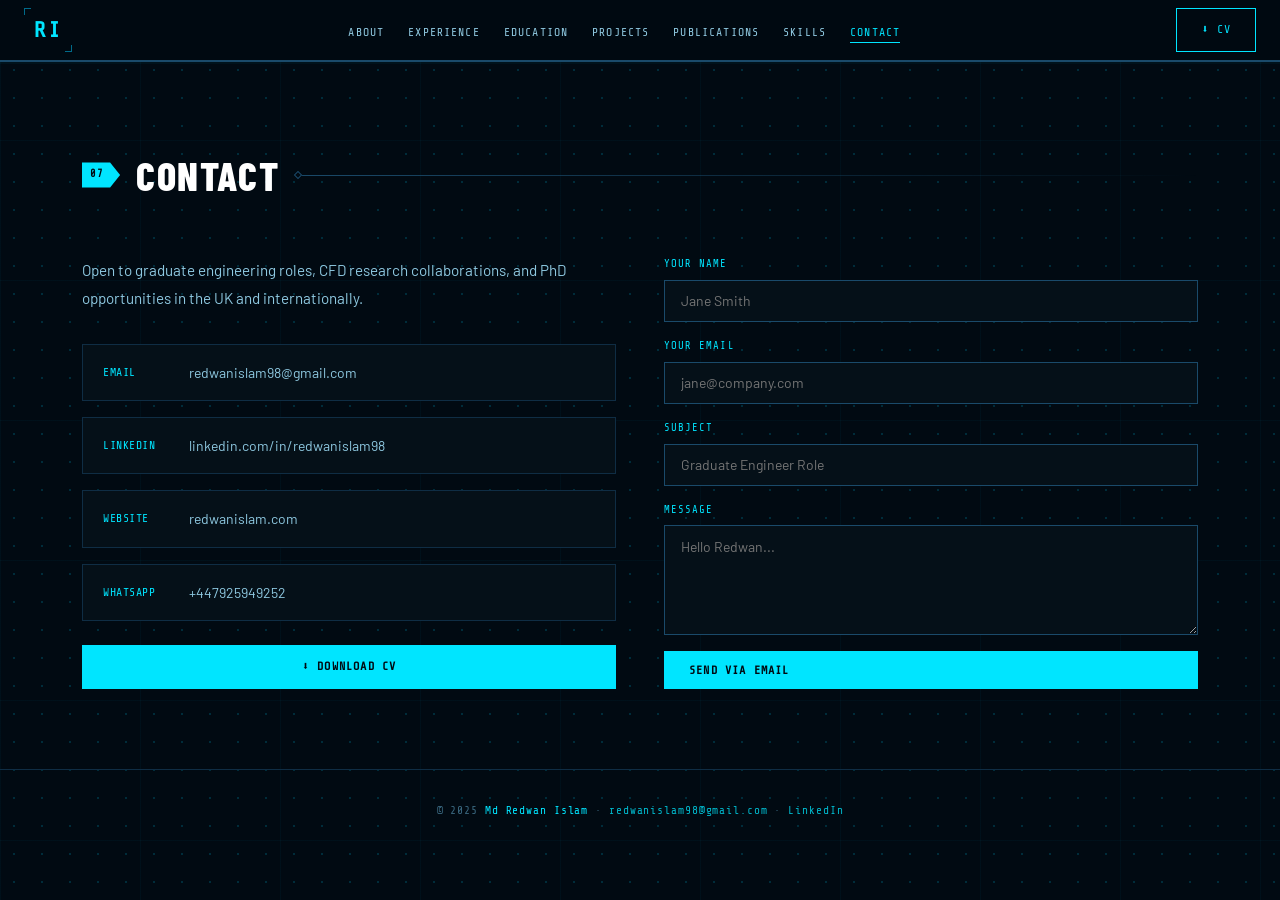
<file: contact.html>
<!DOCTYPE html>
<html lang="en">
<head>
<meta charset="UTF-8">
<meta name="viewport" content="width=device-width,initial-scale=1">
<title>Contact | Md Redwan Islam | Mechanical Engineer UK</title>
<meta name="description" content="Contact Md Redwan Islam — mechanical engineer and CFD researcher based in the UK. Open to graduate engineering roles, CFD research collaborations, and PhD opportunities.">
<meta name="keywords" content="Md Redwan Islam, Redwan Islam mechanical engineer, CFD engineer UK, ANSYS Fluent simulation, HVAC engineer, lean manufacturing engineer, SolidWorks engineer, graduate mechanical engineer, fluid mechanics researcher, VOF CFD simulation">
<meta name="author" content="Md Redwan Islam">
<meta name="robots" content="index, follow">
<link rel="canonical" href="https://redwanislam.com/contact.html">
<meta property="og:type" content="website">
<meta property="og:url" content="https://redwanislam.com/contact.html">
<meta property="og:title" content="Contact | Md Redwan Islam | Mechanical Engineer UK">
<meta property="og:description" content="Contact Md Redwan Islam — mechanical engineer and CFD researcher based in the UK. Open to graduate engineering roles, CFD research collaborations, and PhD opportunities.">
<meta property="og:image" content="https://redwanislam.com/assets/img/photo.jpg">
<meta property="og:site_name" content="Redwan Islam — Mechanical Engineer">
<meta name="twitter:card" content="summary_large_image">
<meta name="twitter:title" content="Contact | Md Redwan Islam | Mechanical Engineer UK">
<meta name="twitter:description" content="Contact Md Redwan Islam — mechanical engineer and CFD researcher based in the UK. Open to graduate engineering roles, CFD research collaborations, and PhD opportunities.">
<meta name="twitter:image" content="https://redwanislam.com/assets/img/photo.jpg">
<link rel="stylesheet" href="assets/css/style.css">
</head>
<body>
<nav class="nav" id="nav"></nav>
<div class="page">
<section class="section">
  <div class="section-hdr"><span class="sec-num">07</span><h2 class="sec-title">Contact</h2><div class="sec-line"></div></div>
  <div class="g2" style="align-items:start;gap:3rem;">
    <div>
      <p style="color:var(--txt2);line-height:1.85;margin-bottom:2rem;font-size:.95rem;">Open to graduate engineering roles, CFD research collaborations, and PhD opportunities in the UK and internationally.</p>
      <div class="fc" id="clinks"></div>
    </div>
    <div class="fc">
      <div class="form-grp"><label>Your Name</label><input id="fn" placeholder="Jane Smith"></div>
      <div class="form-grp"><label>Your Email</label><input id="fe" type="email" placeholder="jane@company.com"></div>
      <div class="form-grp"><label>Subject</label><input id="fs" placeholder="Graduate Engineer Role"></div>
      <div class="form-grp"><label>Message</label><textarea id="fm" placeholder="Hello Redwan..."></textarea></div>
      <button class="btn btn-p" onclick="sendMsg()">Send via Email</button>
    </div>
  </div>
</section>
</div>
<footer id="footer"></footer>
<script src="assets/js/data.js"></script>
<script src="assets/js/render.js"></script>
<script>
renderNav('contact');renderFooter();
function renderContactLinks(){
  document.getElementById('clinks').innerHTML=`
    <a href="mailto:${DATA.email}" class="contact-link"><span class="cl-icon">EMAIL</span><span class="cl-val">${DATA.email}</span></a>
    <a href="${DATA.linkedin}" target="_blank" class="contact-link"><span class="cl-icon">LINKEDIN</span><span class="cl-val">linkedin.com/in/redwanislam98</span></a>
    <a href="${DATA.website}" target="_blank" class="contact-link"><span class="cl-icon">WEBSITE</span><span class="cl-val">${(DATA.website||'').replace('https://','')}</span></a>
    <a href="https://wa.me/${(DATA.whatsapp||'').replace(/\D/g,'')}" target="_blank" class="contact-link"><span class="cl-icon">WHATSAPP</span><span class="cl-val">${DATA.whatsapp}</span></a>
    ${DATA.cv_file?`<a href="${DATA.cv_file}" download class="btn btn-p" style="margin-top:.5rem;justify-content:center;text-align:center;">⬇ Download CV</a>`:''}`;
}
renderContactLinks();
function sendMsg(){
  const name=document.getElementById('fn').value.trim();
  const msg=document.getElementById('fm').value.trim();
  if(!name||!msg){alert('Fill in name and message.');return;}
  const subj=document.getElementById('fs').value||'Portfolio Enquiry';
  const email=document.getElementById('fe').value;
  const body=encodeURIComponent('Hi Redwan,\n\n'+msg+'\n\nBest,\n'+name+'\n'+email);
  window.location.href='mailto:'+DATA.email+'?subject='+encodeURIComponent(subj)+'&body='+body;
}
</script>
</body>
</html>
</file>
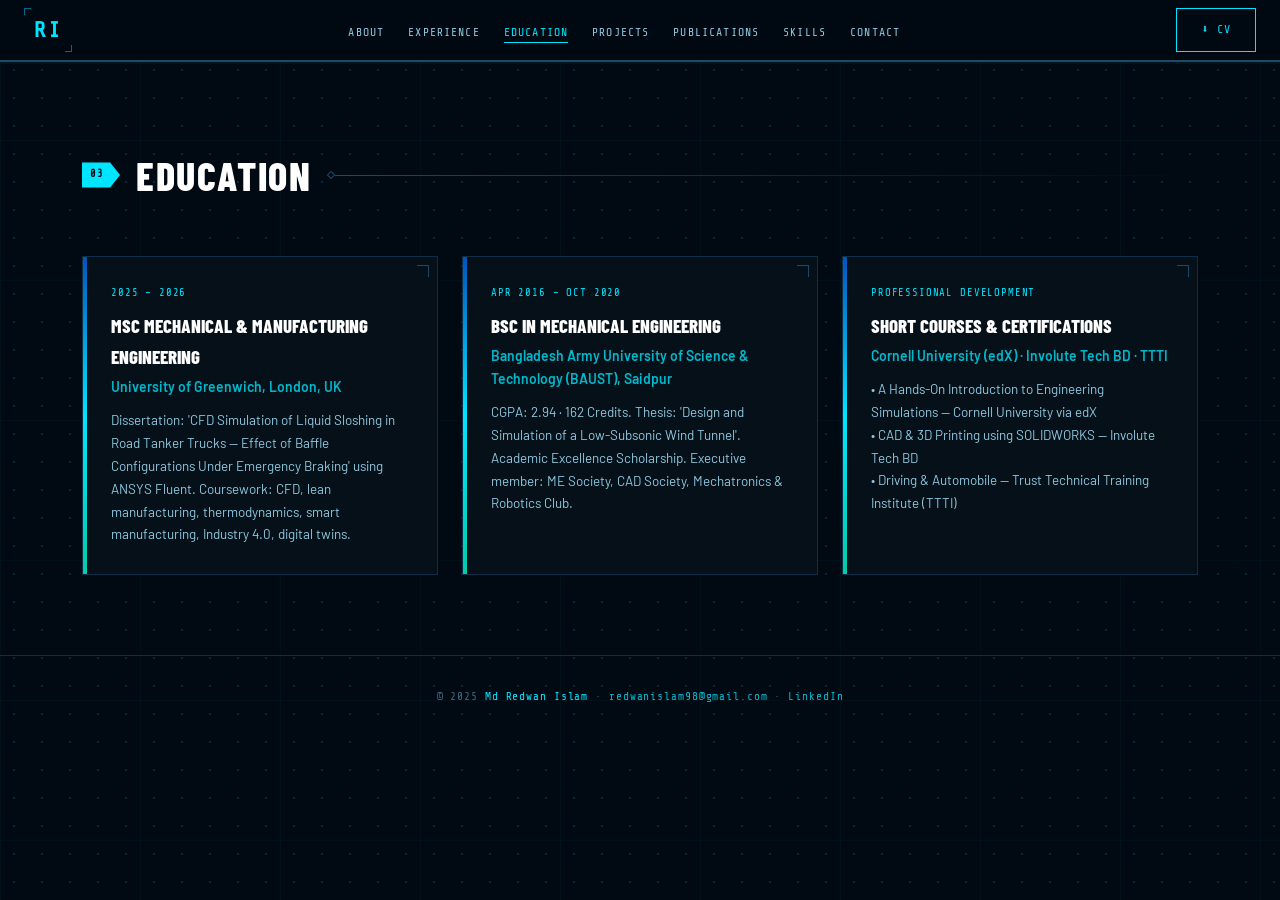
<file: education.html>
<!DOCTYPE html>
<html lang="en">
<head>
<meta charset="UTF-8">
<meta name="viewport" content="width=device-width,initial-scale=1">
<title>Education | Md Redwan Islam | MSc Mechanical Engineering Greenwich</title>
<meta name="description" content="Education of Md Redwan Islam. MSc Mechanical and Manufacturing Engineering, University of Greenwich UK. BSc Mechanical Engineering, BAUST Bangladesh. Academic Excellence Scholarship recipient.">
<meta name="keywords" content="Md Redwan Islam, Redwan Islam mechanical engineer, CFD engineer UK, ANSYS Fluent simulation, HVAC engineer, lean manufacturing engineer, SolidWorks engineer, graduate mechanical engineer, fluid mechanics researcher, VOF CFD simulation">
<meta name="author" content="Md Redwan Islam">
<meta name="robots" content="index, follow">
<link rel="canonical" href="https://redwanislam.com/education.html">
<meta property="og:type" content="website">
<meta property="og:url" content="https://redwanislam.com/education.html">
<meta property="og:title" content="Education | Md Redwan Islam | MSc Mechanical Engineering Greenwich">
<meta property="og:description" content="Education of Md Redwan Islam. MSc Mechanical and Manufacturing Engineering, University of Greenwich UK. BSc Mechanical Engineering, BAUST Bangladesh. Academic Excellence Scholarship recipient.">
<meta property="og:image" content="https://redwanislam.com/assets/img/photo.jpg">
<meta property="og:site_name" content="Redwan Islam — Mechanical Engineer">
<meta name="twitter:card" content="summary_large_image">
<meta name="twitter:title" content="Education | Md Redwan Islam | MSc Mechanical Engineering Greenwich">
<meta name="twitter:description" content="Education of Md Redwan Islam. MSc Mechanical and Manufacturing Engineering, University of Greenwich UK. BSc Mechanical Engineering, BAUST Bangladesh. Academic Excellence Scholarship recipient.">
<meta name="twitter:image" content="https://redwanislam.com/assets/img/photo.jpg">
<link rel="stylesheet" href="assets/css/style.css">
</head>
<body>
<nav class="nav" id="nav"></nav>
<div class="page">
<section class="section">
  <div class="section-hdr">
    <span class="sec-num">03</span>
    <h2 class="sec-title">Education</h2>
    <div class="sec-line"></div>
  </div>
  <div id="content"><div class="ga" id="content-inner"></div></div>
  
</section>
</div>
<footer id="footer"></footer>
<script src="assets/js/data.js"></script>
<script src="assets/js/render.js"></script>
<script>renderNav('education');renderFooter();document.getElementById('content').innerHTML='<div class="ga">'+renderEducation()+'</div>';</script>
</body>
</html>
</file>
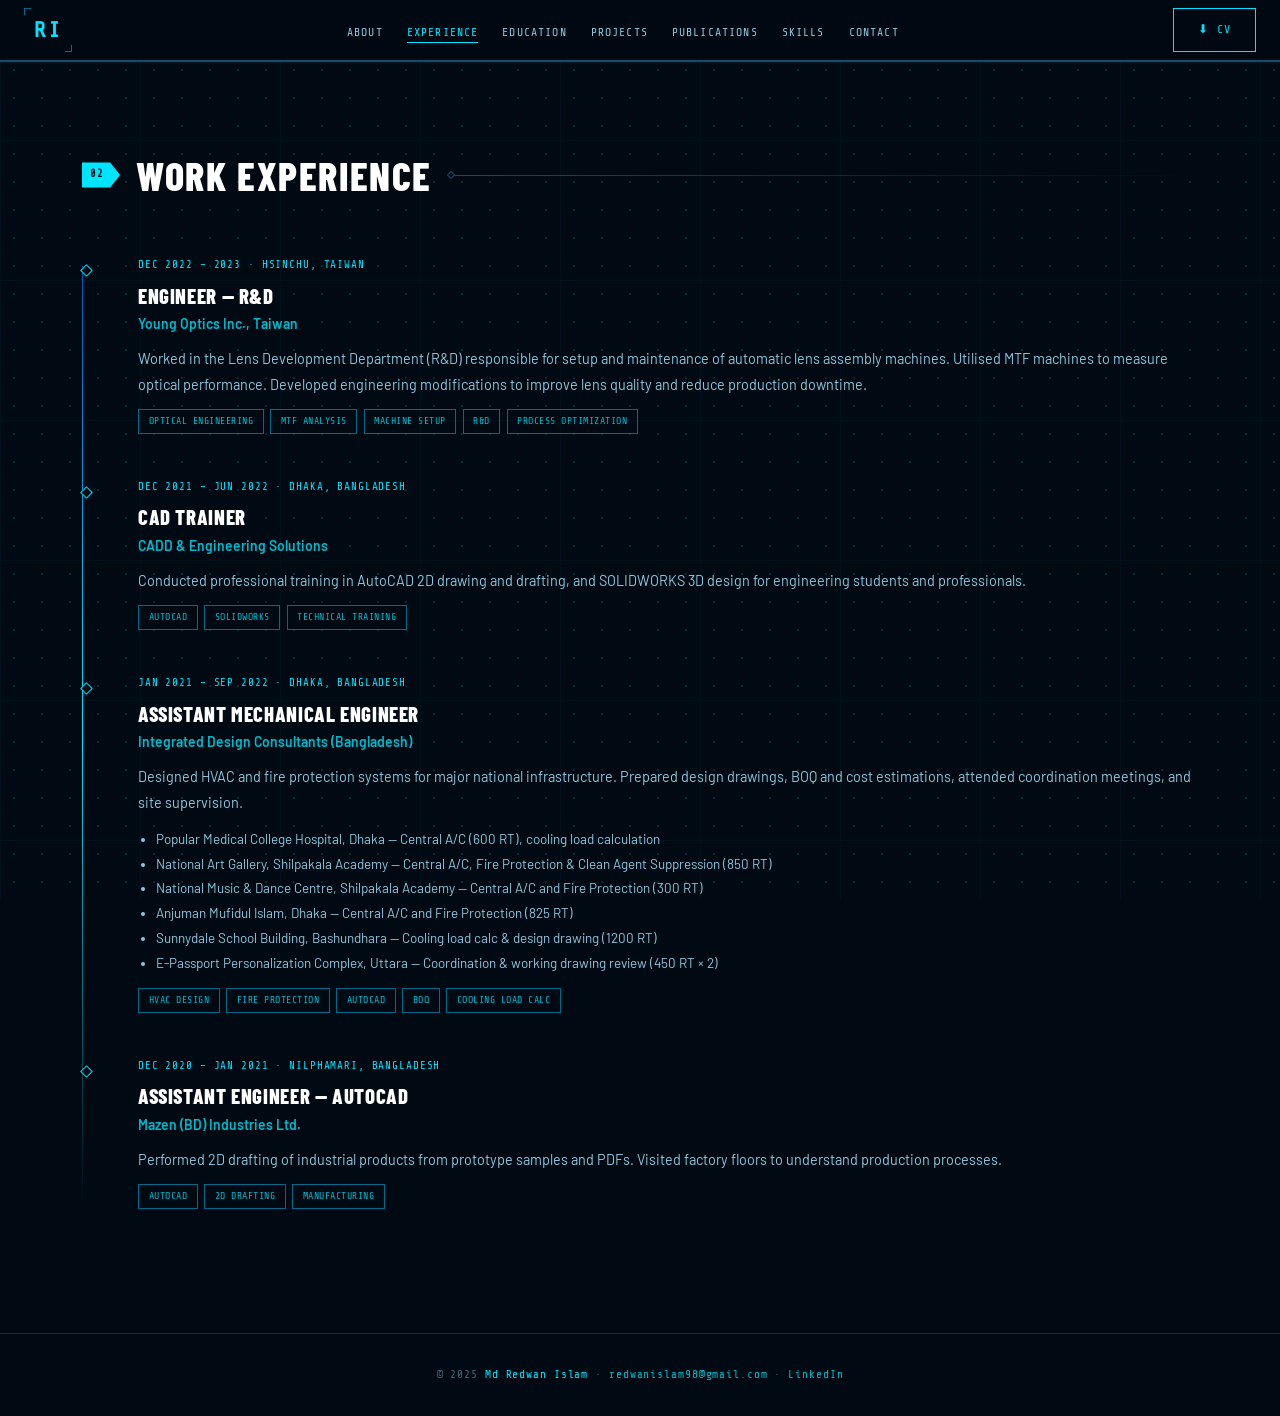
<file: experience.html>
<!DOCTYPE html>
<html lang="en">
<head>
<meta charset="UTF-8">
<meta name="viewport" content="width=device-width,initial-scale=1">
<title>Work Experience | Md Redwan Islam | Mechanical Engineer</title>
<meta name="description" content="Work experience of Md Redwan Islam — R&D Engineer at Young Optics Taiwan, Assistant Mechanical Engineer at Integrated Design Consultants Bangladesh, HVAC and fire protection system design for major national projects.">
<meta name="keywords" content="Md Redwan Islam, Redwan Islam mechanical engineer, CFD engineer UK, ANSYS Fluent simulation, HVAC engineer, lean manufacturing engineer, SolidWorks engineer, graduate mechanical engineer, fluid mechanics researcher, VOF CFD simulation">
<meta name="author" content="Md Redwan Islam">
<meta name="robots" content="index, follow">
<link rel="canonical" href="https://redwanislam.com/experience.html">
<meta property="og:type" content="website">
<meta property="og:url" content="https://redwanislam.com/experience.html">
<meta property="og:title" content="Work Experience | Md Redwan Islam | Mechanical Engineer">
<meta property="og:description" content="Work experience of Md Redwan Islam — R&D Engineer at Young Optics Taiwan, Assistant Mechanical Engineer at Integrated Design Consultants Bangladesh, HVAC and fire protection system design for major national projects.">
<meta property="og:image" content="https://redwanislam.com/assets/img/photo.jpg">
<meta property="og:site_name" content="Redwan Islam — Mechanical Engineer">
<meta name="twitter:card" content="summary_large_image">
<meta name="twitter:title" content="Work Experience | Md Redwan Islam | Mechanical Engineer">
<meta name="twitter:description" content="Work experience of Md Redwan Islam — R&D Engineer at Young Optics Taiwan, Assistant Mechanical Engineer at Integrated Design Consultants Bangladesh, HVAC and fire protection system design for major national projects.">
<meta name="twitter:image" content="https://redwanislam.com/assets/img/photo.jpg">
<link rel="stylesheet" href="assets/css/style.css">
</head>
<body>
<nav class="nav" id="nav"></nav>
<div class="page">
<section class="section">
  <div class="section-hdr">
    <span class="sec-num">02</span>
    <h2 class="sec-title">Work Experience</h2>
    <div class="sec-line"></div>
  </div>
  <div id="content"><div class="timeline" id="content-inner"></div></div>
  
</section>
</div>
<footer id="footer"></footer>
<script src="assets/js/data.js"></script>
<script src="assets/js/render.js"></script>
<script>renderNav('experience');renderFooter();document.getElementById('content').innerHTML='<div class="timeline">'+renderExperience()+'</div>';</script>
</body>
</html>
</file>
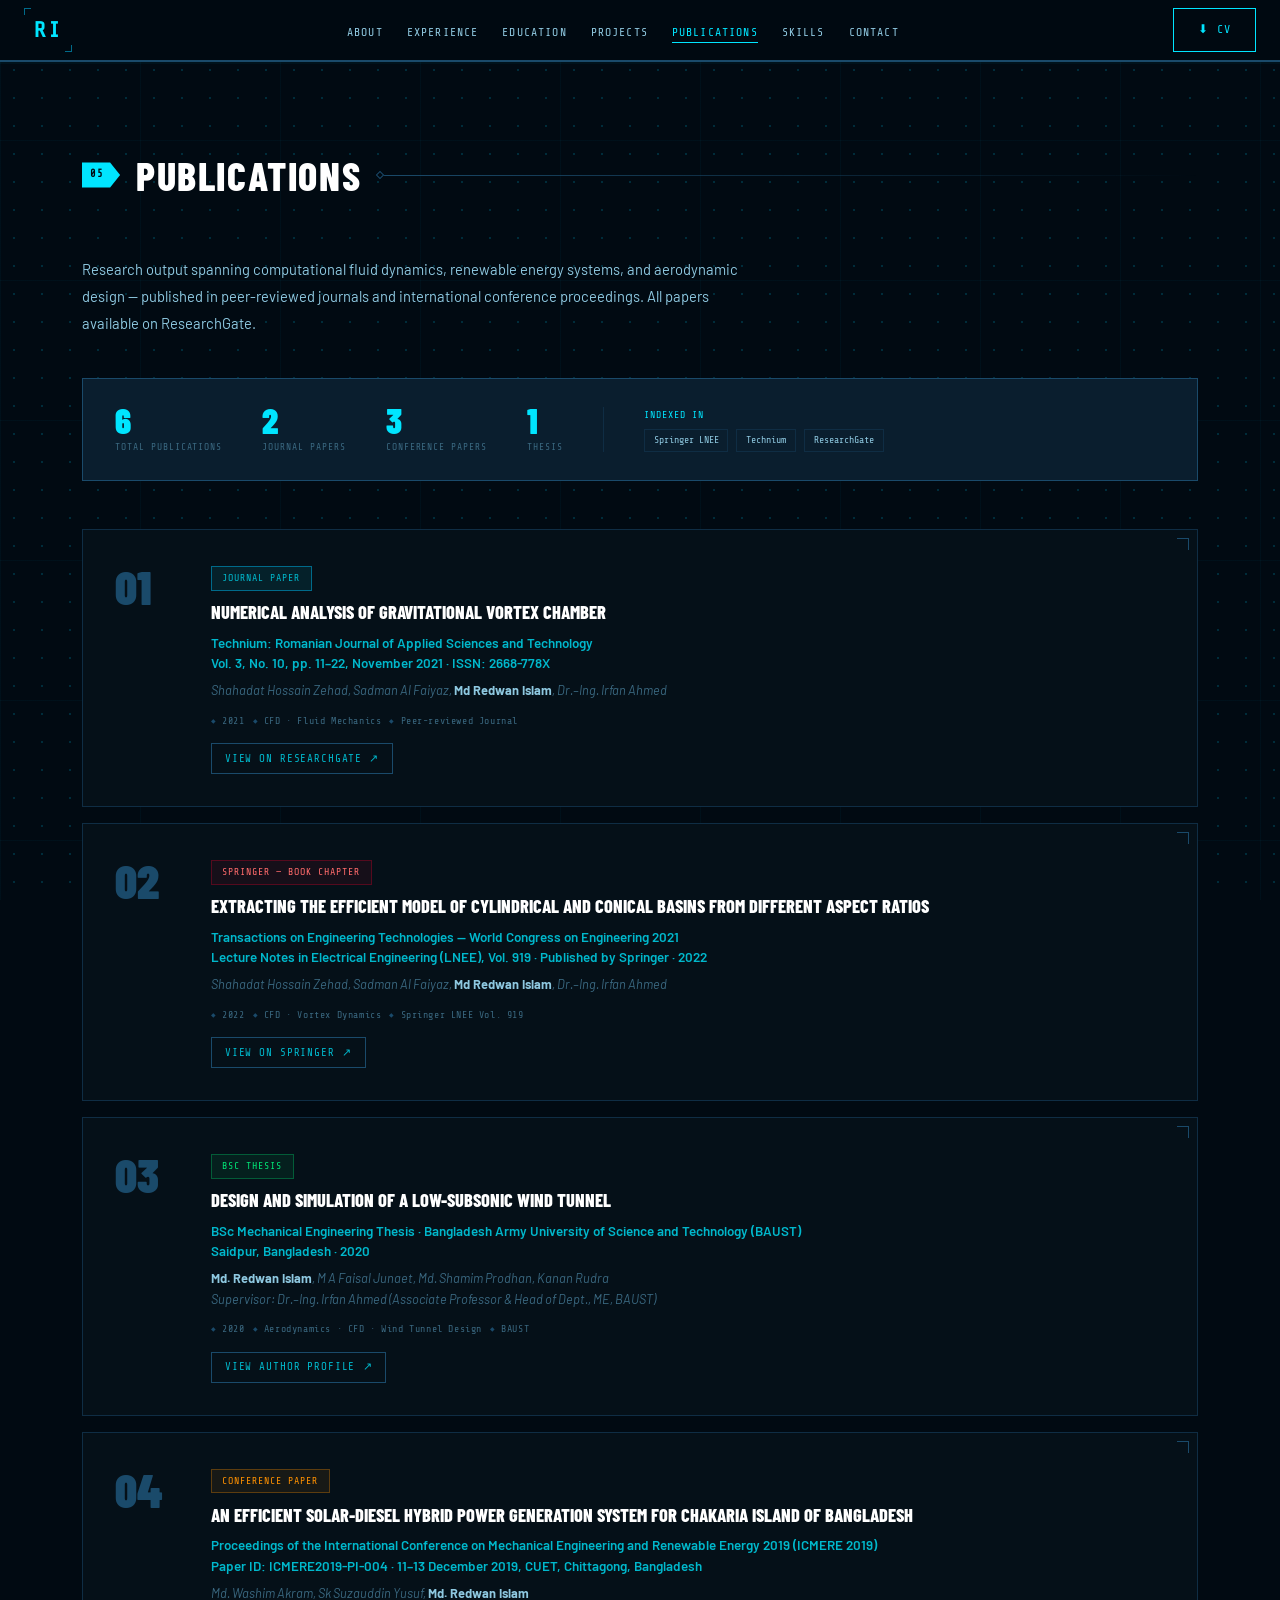
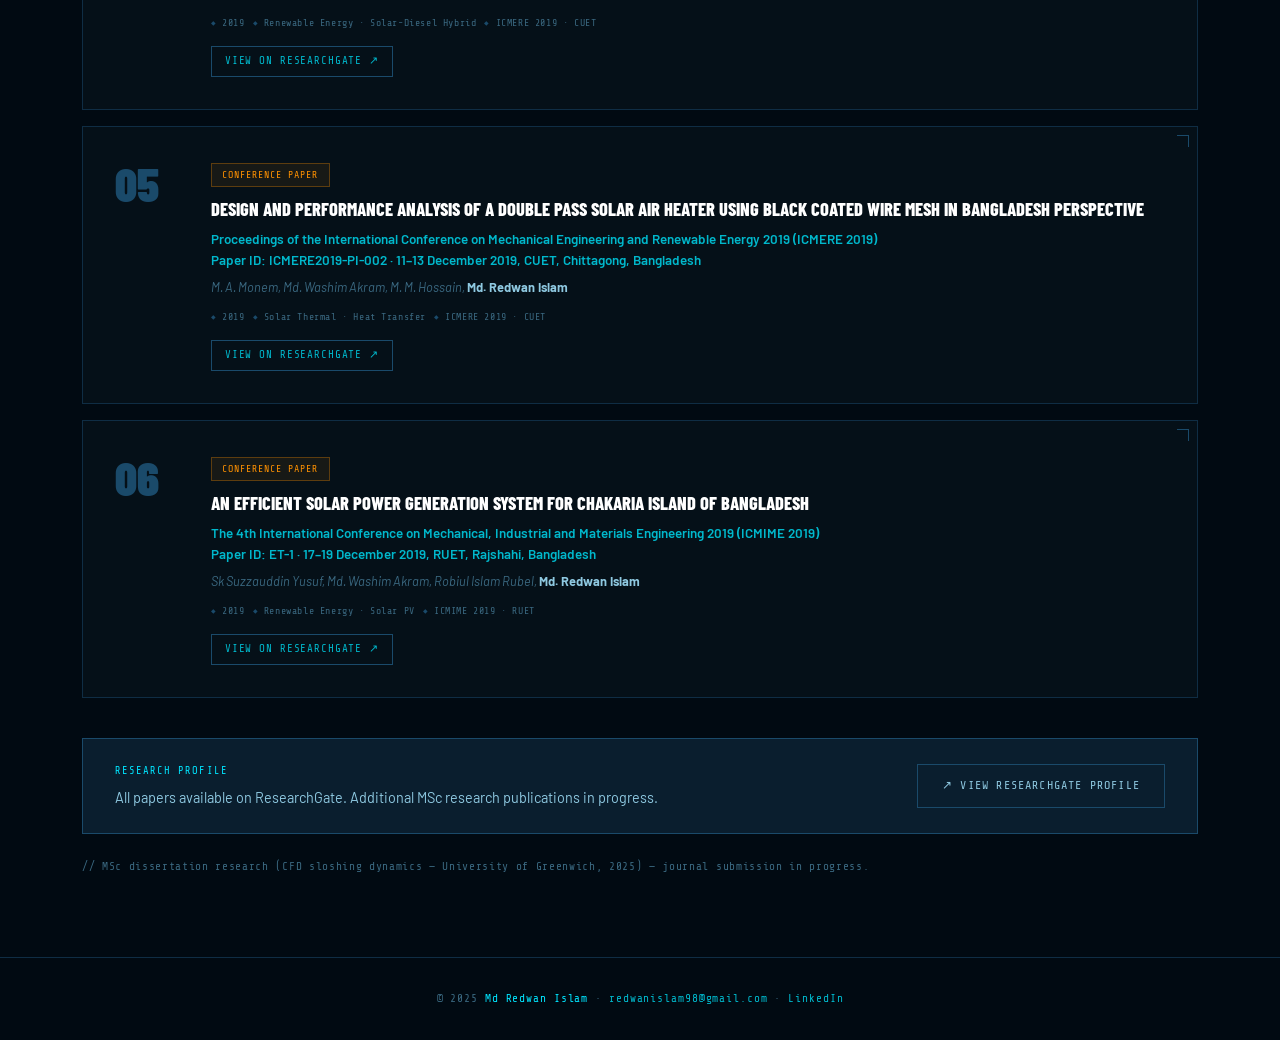
<file: publications.html>
<!DOCTYPE html>
<html lang="en">
<head>
<meta charset="UTF-8"><meta name="viewport" content="width=device-width,initial-scale=1">
<title>Publications | Md Redwan Islam — Mechanical Engineering Research</title>
<meta name="description" content="Research publications by Md Redwan Islam: gravitational vortex chamber CFD, wind tunnel design, solar power generation, solar air heater — journal papers, conference proceedings and thesis.">
<meta name="keywords" content="Md Redwan Islam publications, gravitational vortex chamber, wind tunnel simulation, solar power Bangladesh, ICMERE 2019, Technium journal, Springer LNEE, mechanical engineering research">
<meta name="robots" content="index,follow">
<link rel="canonical" href="https://redwanislam.com/publications.html">
<meta property="og:type" content="website">
<meta property="og:title" content="Publications | Md Redwan Islam">
<meta property="og:description" content="6 research publications: journal papers in Technium & Springer LNEE, ICMERE 2019 conference papers, and BSc thesis on wind tunnel design.">
<link rel="stylesheet" href="assets/css/style.css">
<style>
/* ── PUBLICATION CARD ── */
.pub-card {
  background:var(--surf);
  border:1px solid var(--bdr);
  padding:2rem;
  position:relative;
  overflow:hidden;
  transition:border-color .25s, box-shadow .25s;
  display:grid;
  grid-template-columns:72px 1fr;
  gap:1.5rem;
  align-items:start;
}
.pub-card::after {
  content:'';
  position:absolute; bottom:0; left:0; right:0; height:2px;
  background:linear-gradient(to right,var(--blue),var(--cyan),var(--teal),var(--hot));
  transform:scaleX(0); transform-origin:left;
  transition:transform .4s;
}
.pub-card:hover { border-color:var(--cyan2); box-shadow:0 0 24px rgba(0,229,255,.06); }
.pub-card:hover::after { transform:scaleX(1); }

/* Corner bracket */
.pub-card::before {
  content:'';
  position:absolute; top:8px; right:8px;
  width:12px; height:12px;
  border-top:1px solid var(--bdr2);
  border-right:1px solid var(--bdr2);
}

.pub-num {
  font-family:var(--cond);
  font-size:3rem; font-weight:900;
  color:var(--bdr2); line-height:1;
  user-select:none;
}

.pub-type-badge {
  display:inline-flex; align-items:center; gap:.35rem;
  font-family:var(--mono); font-size:.62rem;
  letter-spacing:.1em; text-transform:uppercase;
  padding:.2rem .65rem;
  margin-bottom:.65rem;
}
.badge-journal  { background:rgba(0,229,255,.08); border:1px solid var(--cyan3); color:var(--cyan2); }
.badge-conf     { background:rgba(255,145,0,.07); border:1px solid rgba(255,145,0,.3); color:var(--orange); }
.badge-thesis   { background:rgba(0,230,118,.07); border:1px solid rgba(0,230,118,.3); color:var(--green); }
.badge-springer { background:rgba(232,0,45,.07);  border:1px solid rgba(232,0,45,.3);  color:#ff6b6b; }

.pub-title-main {
  font-family:var(--cond);
  font-size:1.15rem; font-weight:800;
  text-transform:uppercase; line-height:1.2;
  color:var(--txt); margin-bottom:.6rem;
}
.pub-venue-line {
  font-size:.84rem; color:var(--cyan2); font-weight:600;
  margin-bottom:.45rem; line-height:1.5;
}
.pub-authors {
  font-size:.8rem; color:var(--txt3);
  font-style:italic; margin-bottom:.75rem;
  line-height:1.6;
}
.pub-authors strong { color:var(--txt2); font-style:normal; }

.pub-meta-row {
  display:flex; flex-wrap:wrap; gap:.5rem;
  align-items:center; margin-bottom:.85rem;
}
.pub-meta-item {
  font-family:var(--mono); font-size:.62rem;
  color:var(--txt3); letter-spacing:.06em;
  display:flex; align-items:center; gap:.35rem;
}
.pub-meta-item::before { content:'◆'; font-size:.4rem; color:var(--bdr2); }

.pub-link {
  display:inline-flex; align-items:center; gap:.45rem;
  font-family:var(--mono); font-size:.68rem;
  letter-spacing:.08em; text-transform:uppercase;
  color:var(--cyan2); text-decoration:none;
  border:1px solid var(--bdr2);
  padding:.35rem .8rem;
  transition:all .2s;
}
.pub-link:hover { border-color:var(--cyan); color:var(--cyan); background:rgba(0,229,255,.04); }
.pub-link::after { content:'↗'; }

/* STATS ROW */
.pub-stats {
  display:flex; gap:2.5rem; flex-wrap:wrap;
  padding:1.5rem 2rem;
  background:var(--surf2);
  border:1px solid var(--bdr2);
  margin-bottom:3rem;
  align-items:center;
}
.pub-stat-num { font-family:var(--cond); font-size:2.2rem; font-weight:900; color:var(--cyan); line-height:1; }
.pub-stat-lbl { font-family:var(--mono); font-size:.6rem; color:var(--txt3); letter-spacing:.1em; text-transform:uppercase; margin-top:.15rem; }

@media(max-width:600px) {
  .pub-card { grid-template-columns:1fr; gap:1rem; }
  .pub-num  { font-size:2rem; }
}
</style>
</head>
<body>
<nav class="nav" id="nav"></nav>
<div class="page">
<section class="section">

  <!-- HEADER -->
  <div class="section-hdr">
    <span class="sec-num">05</span>
    <h1 class="sec-title">Publications</h1>
    <div class="sec-line"></div>
  </div>
  <p style="color:var(--txt2);font-size:.92rem;max-width:680px;line-height:1.85;margin-bottom:2.5rem;">
    Research output spanning computational fluid dynamics, renewable energy systems, and aerodynamic design — published in peer-reviewed journals and international conference proceedings. All papers available on ResearchGate.
  </p>

  <!-- STATS -->
  <div class="pub-stats">
    <div><div class="pub-stat-num">6</div><div class="pub-stat-lbl">Total Publications</div></div>
    <div><div class="pub-stat-num">2</div><div class="pub-stat-lbl">Journal Papers</div></div>
    <div><div class="pub-stat-num">3</div><div class="pub-stat-lbl">Conference Papers</div></div>
    <div><div class="pub-stat-num">1</div><div class="pub-stat-lbl">Thesis</div></div>
    <div style="border-left:1px solid var(--bdr);padding-left:2.5rem;">
      <div style="font-family:var(--mono);font-size:.62rem;color:var(--cyan);letter-spacing:.1em;margin-bottom:.35rem;">INDEXED IN</div>
      <div style="display:flex;gap:.5rem;flex-wrap:wrap;">
        <span style="font-family:var(--mono);font-size:.62rem;color:var(--txt2);border:1px solid var(--bdr);padding:.15rem .55rem;">Springer LNEE</span>
        <span style="font-family:var(--mono);font-size:.62rem;color:var(--txt2);border:1px solid var(--bdr);padding:.15rem .55rem;">Technium</span>
        <span style="font-family:var(--mono);font-size:.62rem;color:var(--txt2);border:1px solid var(--bdr);padding:.15rem .55rem;">ResearchGate</span>
      </div>
    </div>
  </div>

  <!-- PUBLICATIONS LIST -->
  <div class="fc">

    <!-- 1 — Gravitational Vortex Chamber (Technium Journal) -->
    <div class="pub-card">
      <div class="pub-num">01</div>
      <div>
        <div class="pub-type-badge badge-journal">Journal Paper</div>
        <div class="pub-title-main">Numerical Analysis of Gravitational Vortex Chamber</div>
        <div class="pub-venue-line">
          Technium: Romanian Journal of Applied Sciences and Technology<br>
          Vol. 3, No. 10, pp. 11–22, November 2021 · ISSN: 2668-778X
        </div>
        <div class="pub-authors">
          Shahadat Hossain Zehad, Sadman Al Faiyaz, <strong>Md Redwan Islam</strong>, Dr.–Ing. Irfan Ahmed
        </div>
        <div class="pub-meta-row">
          <span class="pub-meta-item">2021</span>
          <span class="pub-meta-item">CFD · Fluid Mechanics</span>
          <span class="pub-meta-item">Peer-reviewed Journal</span>
        </div>
        <a href="https://www.researchgate.net/publication/356150540_Numerical_Analysis_of_Gravitational_Vortex_Chamber"
           target="_blank" rel="noopener" class="pub-link">View on ResearchGate</a>
      </div>
    </div>

    <!-- 2 — Cylindrical and Conical Basins (Springer LNEE) -->
    <div class="pub-card">
      <div class="pub-num">02</div>
      <div>
        <div class="pub-type-badge badge-springer">Springer — Book Chapter</div>
        <div class="pub-title-main">Extracting the Efficient Model of Cylindrical and Conical Basins from Different Aspect Ratios</div>
        <div class="pub-venue-line">
          Transactions on Engineering Technologies — World Congress on Engineering 2021<br>
          Lecture Notes in Electrical Engineering (LNEE), Vol. 919 · Published by Springer · 2022
        </div>
        <div class="pub-authors">
          Shahadat Hossain Zehad, Sadman Al Faiyaz, <strong>Md Redwan Islam</strong>, Dr.–Ing. Irfan Ahmed
        </div>
        <div class="pub-meta-row">
          <span class="pub-meta-item">2022</span>
          <span class="pub-meta-item">CFD · Vortex Dynamics</span>
          <span class="pub-meta-item">Springer LNEE Vol. 919</span>
        </div>
        <a href="https://link.springer.com/book/9789811962318"
           target="_blank" rel="noopener" class="pub-link">View on Springer</a>
      </div>
    </div>

    <!-- 3 — BSc Thesis -->
    <div class="pub-card">
      <div class="pub-num">03</div>
      <div>
        <div class="pub-type-badge badge-thesis">BSc Thesis</div>
        <div class="pub-title-main">Design and Simulation of a Low-Subsonic Wind Tunnel</div>
        <div class="pub-venue-line">
          BSc Mechanical Engineering Thesis · Bangladesh Army University of Science and Technology (BAUST)<br>
          Saidpur, Bangladesh · 2020
        </div>
        <div class="pub-authors">
          <strong>Md. Redwan Islam</strong>, M A Faisal Junaet, Md. Shamim Prodhan, Kanan Rudra<br>
          Supervisor: Dr.–Ing. Irfan Ahmed (Associate Professor &amp; Head of Dept., ME, BAUST)
        </div>
        <div class="pub-meta-row">
          <span class="pub-meta-item">2020</span>
          <span class="pub-meta-item">Aerodynamics · CFD · Wind Tunnel Design</span>
          <span class="pub-meta-item">BAUST</span>
        </div>
        <a href="https://www.researchgate.net/profile/Md-Redwan-Islam"
           target="_blank" rel="noopener" class="pub-link">View Author Profile</a>
      </div>
    </div>

    <!-- 4 — Solar-Diesel Hybrid (ICMERE 2019) -->
    <div class="pub-card">
      <div class="pub-num">04</div>
      <div>
        <div class="pub-type-badge badge-conf">Conference Paper</div>
        <div class="pub-title-main">An Efficient Solar-Diesel Hybrid Power Generation System for Chakaria Island of Bangladesh</div>
        <div class="pub-venue-line">
          Proceedings of the International Conference on Mechanical Engineering and Renewable Energy 2019 (ICMERE 2019)<br>
          Paper ID: ICMERE2019-PI-004 · 11–13 December 2019, CUET, Chittagong, Bangladesh
        </div>
        <div class="pub-authors">
          Md. Washim Akram, Sk Suzauddin Yusuf, <strong>Md. Redwan Islam</strong>
        </div>
        <div class="pub-meta-row">
          <span class="pub-meta-item">2019</span>
          <span class="pub-meta-item">Renewable Energy · Solar-Diesel Hybrid</span>
          <span class="pub-meta-item">ICMERE 2019 · CUET</span>
        </div>
        <a href="https://www.researchgate.net/publication/337934991_An_Efficient_Solar-Diesel_Hybrid_Power_Generation_System_for_Chakaria_Island_of_Bangladesh"
           target="_blank" rel="noopener" class="pub-link">View on ResearchGate</a>
      </div>
    </div>

    <!-- 5 — Double Pass Solar Air Heater (ICMERE 2019) -->
    <div class="pub-card">
      <div class="pub-num">05</div>
      <div>
        <div class="pub-type-badge badge-conf">Conference Paper</div>
        <div class="pub-title-main">Design and Performance Analysis of a Double Pass Solar Air Heater Using Black Coated Wire Mesh in Bangladesh Perspective</div>
        <div class="pub-venue-line">
          Proceedings of the International Conference on Mechanical Engineering and Renewable Energy 2019 (ICMERE 2019)<br>
          Paper ID: ICMERE2019-PI-002 · 11–13 December 2019, CUET, Chittagong, Bangladesh
        </div>
        <div class="pub-authors">
          M. A. Monem, Md. Washim Akram, M. M. Hossain, <strong>Md. Redwan Islam</strong>
        </div>
        <div class="pub-meta-row">
          <span class="pub-meta-item">2019</span>
          <span class="pub-meta-item">Solar Thermal · Heat Transfer</span>
          <span class="pub-meta-item">ICMERE 2019 · CUET</span>
        </div>
        <a href="https://www.researchgate.net/publication/337934904_DESIGN_AND_PERFORMANCE_ANALYSIS_OF_A_DOUBLE_PASS_SOLAR_AIR_HEATER_USING_BLACK_COATED_WIRE_MESH_IN_BANGLADESH_PERSPECTIVE"
           target="_blank" rel="noopener" class="pub-link">View on ResearchGate</a>
      </div>
    </div>

    <!-- 6 — Solar Power Chakaria (ICMIME 2019) -->
    <div class="pub-card">
      <div class="pub-num">06</div>
      <div>
        <div class="pub-type-badge badge-conf">Conference Paper</div>
        <div class="pub-title-main">An Efficient Solar Power Generation System for Chakaria Island of Bangladesh</div>
        <div class="pub-venue-line">
          The 4th International Conference on Mechanical, Industrial and Materials Engineering 2019 (ICMIME 2019)<br>
          Paper ID: ET-1 · 17–19 December 2019, RUET, Rajshahi, Bangladesh
        </div>
        <div class="pub-authors">
          Sk Suzzauddin Yusuf, Md. Washim Akram, Robiul Islam Rubel, <strong>Md. Redwan Islam</strong>
        </div>
        <div class="pub-meta-row">
          <span class="pub-meta-item">2019</span>
          <span class="pub-meta-item">Renewable Energy · Solar PV</span>
          <span class="pub-meta-item">ICMIME 2019 · RUET</span>
        </div>
        <a href="https://www.researchgate.net/publication/338102197_An_Efficient_Solar_Power_Generation_for_Chakaria_Island_of_Bangladesh"
           target="_blank" rel="noopener" class="pub-link">View on ResearchGate</a>
      </div>
    </div>

  </div><!-- end pub list -->

  <!-- ResearchGate CTA -->
  <div style="margin-top:2.5rem;padding:1.5rem 2rem;background:var(--surf2);border:1px solid var(--bdr2);display:flex;align-items:center;justify-content:space-between;flex-wrap:wrap;gap:1.5rem;">
    <div>
      <div style="font-family:var(--mono);font-size:.65rem;color:var(--cyan);letter-spacing:.1em;text-transform:uppercase;margin-bottom:.35rem;">Research Profile</div>
      <div style="font-size:.9rem;color:var(--txt2);">All papers available on ResearchGate. Additional MSc research publications in progress.</div>
    </div>
    <a href="https://www.researchgate.net/profile/Md-Redwan-Islam"
       target="_blank" rel="noopener"
       class="btn btn-o" style="flex-shrink:0;">
      ↗ View ResearchGate Profile
    </a>
  </div>

  <p style="margin-top:1.5rem;font-family:var(--mono);font-size:.7rem;color:var(--txt3);letter-spacing:.06em;">
    // MSc dissertation research (CFD sloshing dynamics — University of Greenwich, 2025) — journal submission in progress.
  </p>

</section>
</div>
<footer id="footer"></footer>

<script src="assets/js/data.js"></script>
<script src="assets/js/render.js"></script>
<script>
renderNav('publications');
renderFooter();

// Scroll reveal
const obs = new IntersectionObserver(entries => {
  entries.forEach(e => {
    if (e.isIntersecting) {
      e.target.style.opacity = '1';
      e.target.style.transform = 'translateY(0)';
    }
  });
}, { threshold: 0.05 });

document.querySelectorAll('.pub-card').forEach((el, i) => {
  el.style.opacity = '0';
  el.style.transform = 'translateY(20px)';
  el.style.transition = `opacity .5s ease ${i * 0.08}s, transform .5s ease ${i * 0.08}s`;
  obs.observe(el);
});
</script>
</body>
</html>
</file>
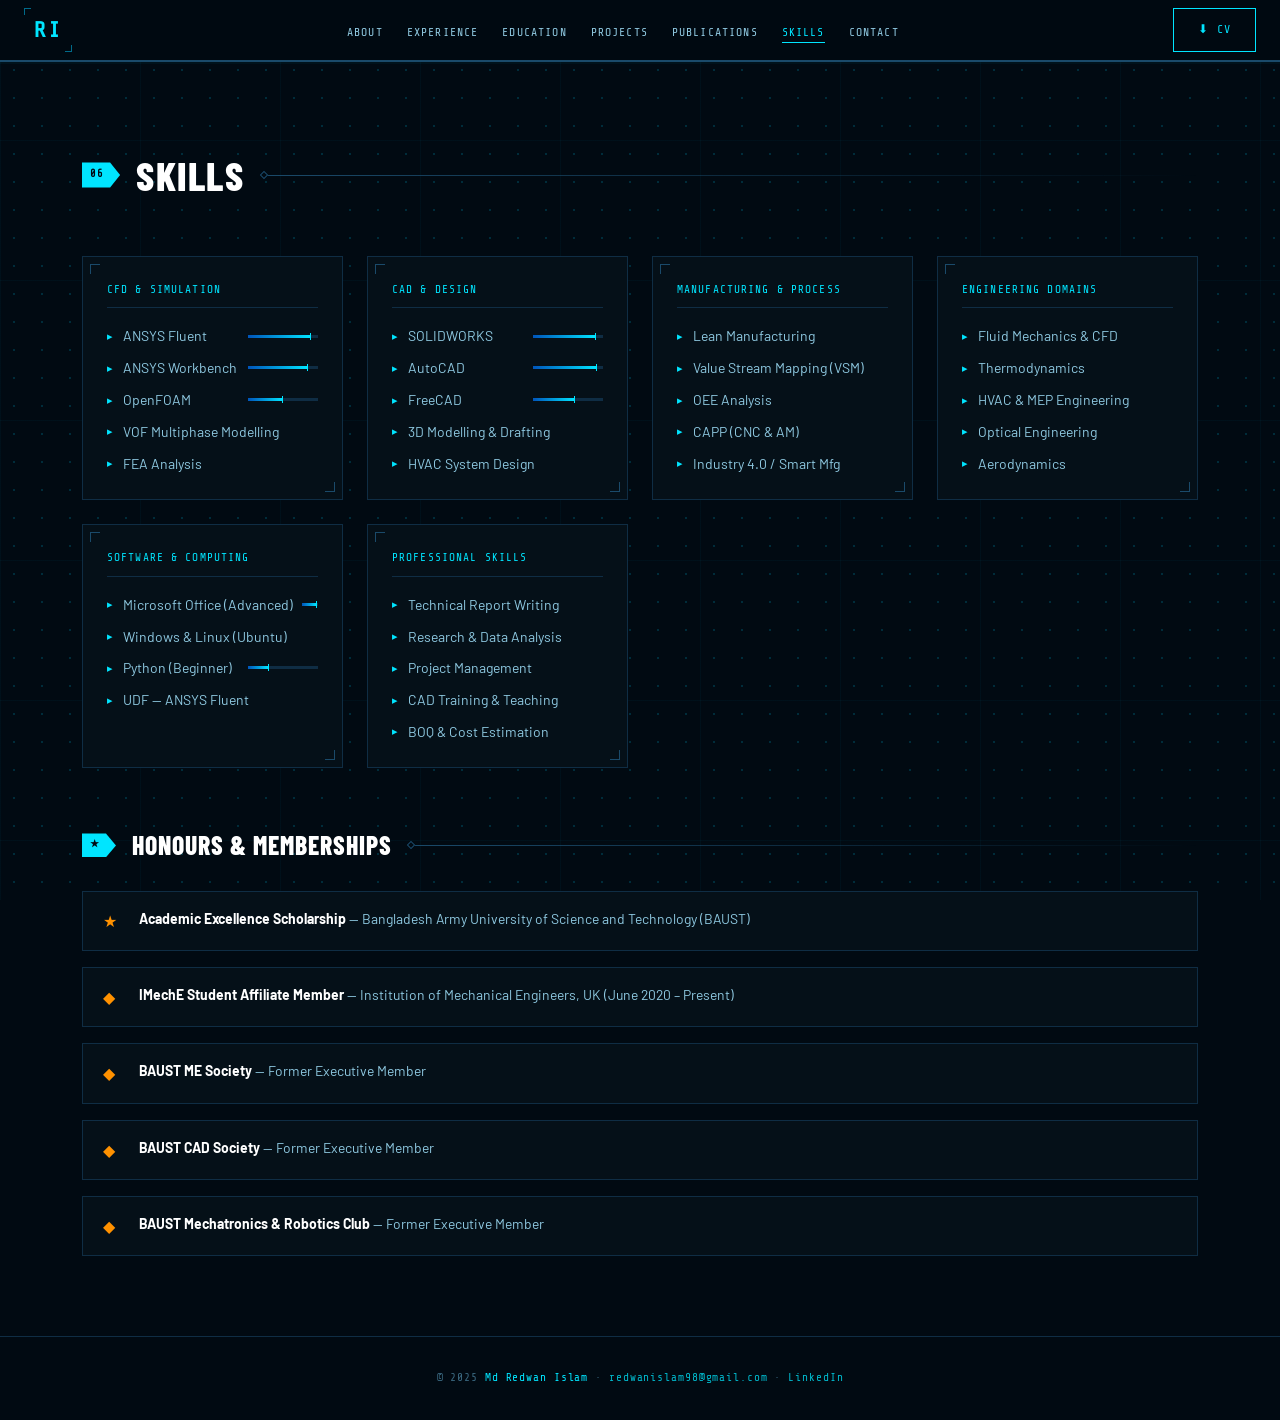
<file: skills.html>
<!DOCTYPE html>
<html lang="en">
<head>
<meta charset="UTF-8">
<meta name="viewport" content="width=device-width,initial-scale=1">
<title>Skills | ANSYS Fluent, SolidWorks, CFD, HVAC | Md Redwan Islam</title>
<meta name="description" content="Technical skills of Md Redwan Islam: ANSYS Fluent CFD simulation, SolidWorks, AutoCAD, HVAC system design, OpenFOAM, lean manufacturing, VOF multiphase modelling, FEA analysis, Industry 4.0.">
<meta name="keywords" content="Md Redwan Islam, Redwan Islam mechanical engineer, CFD engineer UK, ANSYS Fluent simulation, HVAC engineer, lean manufacturing engineer, SolidWorks engineer, graduate mechanical engineer, fluid mechanics researcher, VOF CFD simulation">
<meta name="author" content="Md Redwan Islam">
<meta name="robots" content="index, follow">
<link rel="canonical" href="https://redwanislam.com/skills.html">
<meta property="og:type" content="website">
<meta property="og:url" content="https://redwanislam.com/skills.html">
<meta property="og:title" content="Skills | ANSYS Fluent, SolidWorks, CFD, HVAC | Md Redwan Islam">
<meta property="og:description" content="Technical skills of Md Redwan Islam: ANSYS Fluent CFD simulation, SolidWorks, AutoCAD, HVAC system design, OpenFOAM, lean manufacturing, VOF multiphase modelling, FEA analysis, Industry 4.0.">
<meta property="og:image" content="https://redwanislam.com/assets/img/photo.jpg">
<meta property="og:site_name" content="Redwan Islam — Mechanical Engineer">
<meta name="twitter:card" content="summary_large_image">
<meta name="twitter:title" content="Skills | ANSYS Fluent, SolidWorks, CFD, HVAC | Md Redwan Islam">
<meta name="twitter:description" content="Technical skills of Md Redwan Islam: ANSYS Fluent CFD simulation, SolidWorks, AutoCAD, HVAC system design, OpenFOAM, lean manufacturing, VOF multiphase modelling, FEA analysis, Industry 4.0.">
<meta name="twitter:image" content="https://redwanislam.com/assets/img/photo.jpg">
<link rel="stylesheet" href="assets/css/style.css">
</head>
<body>
<nav class="nav" id="nav"></nav>
<div class="page">
<section class="section">
  <div class="section-hdr"><span class="sec-num">06</span><h2 class="sec-title">Skills</h2><div class="sec-line"></div></div>
  <div class="gas" id="skill-list"></div>
  <div style="margin-top:3.5rem;">
    <div class="section-hdr" style="margin-bottom:1.5rem;">
      <span class="sec-num" style="font-size:.6rem;">★</span>
      <h3 style="font-family:var(--cond);font-size:1.6rem;font-weight:800;text-transform:uppercase;letter-spacing:.04em;">Honours &amp; Memberships</h3>
      <div class="sec-line"></div>
    </div>
    <div class="fc" id="honour-list"></div>
  </div>
</section>
</div>
<footer id="footer"></footer>
<script src="assets/js/data.js"></script>
<script src="assets/js/render.js"></script>
<script>
renderNav('skills');renderFooter();
document.getElementById('skill-list').innerHTML=renderSkills();
document.getElementById('honour-list').innerHTML=renderHonours();
</script>
</body>
</html>
</file>
<file: assets/css/style.css>
@import url('https://fonts.googleapis.com/css2?family=Share+Tech+Mono&family=Barlow:wght@300;400;500;600;700&family=Barlow+Condensed:wght@400;600;700;800&display=swap');

/* ── VARIABLES ── */
:root {
  --bg:#010a12; --surf:#051018; --surf2:#0a1e2e;
  --bdr:#0f2d44; --bdr2:#1a4a6a;
  --cyan:#00e5ff; --cyan2:#00b8cc; --cyan3:#006a8a;
  --blue:#0055bb; --teal:#00ccaa; --hot:#ff6a00;
  --green:#00e676; --orange:#ff9100; --red:#ff5252;
  --txt:#ffffff; --txt2:#8ec8e0; --txt3:#3a6880;
  --mono:'Share Tech Mono',monospace;
  --sans:'Barlow',sans-serif;
  --cond:'Barlow Condensed',sans-serif;
}

/* ── RESET ── */
*,*::before,*::after{margin:0;padding:0;box-sizing:border-box;}
html{scroll-behavior:smooth;}
body{background:var(--bg);color:var(--txt);font-family:var(--sans);line-height:1.65;overflow-x:hidden;}
img{max-width:100%;display:block;}
a{color:inherit;text-decoration:none;}

/* ── BLUEPRINT BACKGROUND ── */
/* Fine dot grid */
body::before{
  content:'';position:fixed;inset:0;z-index:0;pointer-events:none;
  background-image:radial-gradient(circle,rgba(0,180,220,.2) 1px,transparent 1px);
  background-size:28px 28px;
}
/* Major grid lines */
body::after{
  content:'';position:fixed;inset:0;z-index:0;pointer-events:none;
  background-image:
    linear-gradient(rgba(0,180,220,.045) 1px,transparent 1px),
    linear-gradient(90deg,rgba(0,180,220,.045) 1px,transparent 1px);
  background-size:140px 140px;
}

/* ── SCROLLBAR — CFD gradient ── */
::-webkit-scrollbar{width:4px;}
::-webkit-scrollbar-track{background:var(--bg);}
::-webkit-scrollbar-thumb{background:linear-gradient(to bottom,var(--blue),var(--cyan),var(--hot));}

/* ── NAV ── */
.nav{
  position:fixed;top:0;left:0;right:0;z-index:200;
  height:62px;background:rgba(1,10,18,.97);backdrop-filter:blur(16px);
  border-bottom:2px solid var(--bdr2);
  box-shadow:0 2px 0 rgba(0,229,255,.04);
  display:flex;align-items:center;justify-content:space-between;padding:0 1.5rem;
}
/* RI logo with corner brackets */
.nav-logo{
  font-family:var(--mono);font-size:1.4rem;font-weight:700;color:var(--cyan);
  letter-spacing:.1em;flex-shrink:0;position:relative;padding:4px 10px;
}
.nav-logo::before,.nav-logo::after{
  content:'';position:absolute;width:7px;height:7px;
  border-color:var(--cyan3);border-style:solid;
}
.nav-logo::before{top:0;left:0;border-width:1px 0 0 1px;}
.nav-logo::after{bottom:0;right:0;border-width:0 1px 1px 0;}

.nav-links{display:flex;gap:1.5rem;list-style:none;}
.nav-links a{
  font-family:var(--mono);font-size:.72rem;color:var(--txt2);
  letter-spacing:.1em;text-transform:uppercase;transition:color .2s;position:relative;
}
.nav-links a::after{
  content:'';position:absolute;bottom:-4px;left:0;right:0;
  height:1px;background:var(--cyan);transform:scaleX(0);transition:transform .2s;
}
.nav-links a:hover::after,.nav-links a.active::after{transform:scaleX(1);}
.nav-links a:hover,.nav-links a.active{color:var(--cyan);}
.nav-cta{
  font-family:var(--mono);font-size:.7rem;letter-spacing:.08em;text-transform:uppercase;
  padding:.45rem 1.1rem;border:1px solid var(--cyan);color:var(--cyan);
  background:transparent;transition:all .2s;cursor:pointer;text-decoration:none;flex-shrink:0;
}
.nav-cta:hover{background:var(--cyan);color:var(--bg);}

/* Hamburger */
.nav-hb{display:none;flex-direction:column;gap:5px;cursor:pointer;padding:6px;background:none;border:none;z-index:300;}
.nav-hb span{display:block;width:24px;height:2px;background:var(--cyan);transition:all .3s;}
.nav-hb.open span:nth-child(1){transform:translateY(7px) rotate(45deg);}
.nav-hb.open span:nth-child(2){opacity:0;}
.nav-hb.open span:nth-child(3){transform:translateY(-7px) rotate(-45deg);}

/* Mobile drawer */
.nav-drawer{
  display:none;position:fixed;top:62px;left:0;right:0;bottom:0;
  background:rgba(1,10,18,.99);backdrop-filter:blur(20px);z-index:199;
  flex-direction:column;padding:2rem 1.5rem;border-top:1px solid var(--bdr2);overflow-y:auto;
}
.nav-drawer.open{display:flex;}
.nav-drawer ul{list-style:none;display:flex;flex-direction:column;margin-bottom:2rem;}
.nav-drawer ul li a{
  display:block;font-family:var(--mono);font-size:1.1rem;color:var(--txt2);
  letter-spacing:.1em;text-transform:uppercase;padding:1rem 0;
  border-bottom:1px solid var(--bdr);transition:color .2s,padding-left .2s;
}
.nav-drawer ul li a:hover,.nav-drawer ul li a.active{color:var(--cyan);padding-left:.5rem;}
.nav-drawer .dcv{
  font-family:var(--mono);font-size:.85rem;letter-spacing:.1em;text-transform:uppercase;
  padding:1rem 1.5rem;border:1px solid var(--cyan);color:var(--cyan);
  background:transparent;text-align:center;text-decoration:none;transition:all .2s;margin-top:.5rem;
}
.nav-drawer .dcv:hover{background:var(--cyan);color:var(--bg);}

.page{padding-top:62px;}

/* ── SECTION HEADER — engineering callout ── */
.section{position:relative;z-index:1;padding:5rem 2rem;max-width:1180px;margin:0 auto;}
.section-hdr{display:flex;align-items:center;gap:1rem;margin-bottom:3rem;}
/* Arrow-shaped section number badge */
.sec-num{
  font-family:var(--mono);font-size:.65rem;color:var(--bg);background:var(--cyan);
  letter-spacing:.1em;padding:.25rem 1rem .25rem .5rem;
  clip-path:polygon(0 0,calc(100% - 10px) 0,100% 50%,calc(100% - 10px) 100%,0 100%);
  font-weight:700;
}
.sec-title{
  font-family:var(--cond);font-size:clamp(1.8rem,4vw,2.5rem);
  font-weight:800;text-transform:uppercase;letter-spacing:.04em;
}
.sec-line{
  flex:1;height:1px;
  background:linear-gradient(to right,var(--bdr2),transparent);
  position:relative;
}
.sec-line::before{
  content:'';position:absolute;left:0;top:-3px;
  width:6px;height:6px;border:1px solid var(--bdr2);
  transform:rotate(45deg);background:var(--bg);
}
.divider{
  height:1px;max-width:1180px;margin:0 auto;
  background:linear-gradient(to right,transparent,var(--bdr2),transparent);
}

/* ── BUTTONS ── */
.btn{
  display:inline-flex;align-items:center;gap:.5rem;
  font-family:var(--mono);font-size:.74rem;letter-spacing:.1em;
  text-transform:uppercase;padding:.72rem 1.5rem;border:1px solid;
  transition:all .25s;cursor:pointer;
}
.btn-p{background:var(--cyan);border-color:var(--cyan);color:var(--bg);font-weight:700;}
.btn-p:hover{background:transparent;color:var(--cyan);}
.btn-o{background:transparent;border-color:var(--bdr2);color:var(--txt2);}
.btn-o:hover{border-color:var(--cyan);color:var(--cyan);}

/* ── TAGS ── */
.tag{font-family:var(--mono);font-size:.62rem;padding:.2rem .6rem;border:1px solid var(--bdr2);color:var(--txt3);letter-spacing:.05em;text-transform:uppercase;}
.tac{border-color:var(--cyan3);color:var(--cyan2);}

/* ── TIMELINE — CFD gradient vertical line ── */
.timeline{padding-left:2rem;position:relative;}
.timeline::before{
  content:'';position:absolute;left:0;top:10px;bottom:0;width:1px;
  background:linear-gradient(to bottom,var(--blue),var(--cyan),transparent);
}
.tl-item{position:relative;margin-bottom:2.75rem;padding-left:1.5rem;}
.tl-item::before{
  content:'';position:absolute;left:-2rem;top:10px;
  width:9px;height:9px;border:1px solid var(--cyan);
  background:var(--bg);transform:rotate(45deg);
}
.tl-meta{font-family:var(--mono);font-size:.68rem;color:var(--cyan);letter-spacing:.08em;text-transform:uppercase;margin-bottom:.3rem;}
.tl-role{font-family:var(--cond);font-size:1.3rem;font-weight:800;text-transform:uppercase;letter-spacing:.03em;}
.tl-co{font-size:.87rem;color:var(--cyan2);font-weight:600;margin-bottom:.65rem;}
.tl-desc{color:var(--txt2);font-size:.9rem;line-height:1.75;margin-bottom:.75rem;}

/* ── EDU CARD — CFD gradient left stripe ── */
.edu-card{
  background:var(--surf);border:1px solid var(--bdr);padding:1.75rem;
  position:relative;transition:border-color .25s,box-shadow .25s;overflow:hidden;
}
.edu-card:hover{border-color:var(--cyan2);box-shadow:0 0 24px rgba(0,229,255,.06);}
.edu-card::before{
  content:'';position:absolute;top:0;left:0;width:4px;height:100%;
  background:linear-gradient(to bottom,var(--blue),var(--cyan),var(--teal));
}
.edu-card::after{
  content:'';position:absolute;top:8px;right:8px;
  width:12px;height:12px;border-top:1px solid var(--bdr2);border-right:1px solid var(--bdr2);
}
.edu-period{font-family:var(--mono);font-size:.66rem;color:var(--cyan);letter-spacing:.08em;text-transform:uppercase;margin-bottom:.45rem;}
.edu-deg{font-family:var(--cond);font-size:1.18rem;font-weight:800;text-transform:uppercase;margin-bottom:.25rem;}
.edu-inst{font-size:.87rem;color:var(--cyan2);font-weight:600;margin-bottom:.65rem;}
.edu-det{font-size:.84rem;color:var(--txt2);line-height:1.7;}

/* ── PUB ITEM — animated CFD bar on hover ── */
.pub-item{
  background:var(--surf);border:1px solid var(--bdr);padding:1.5rem;
  display:grid;grid-template-columns:50px 1fr;gap:1.25rem;
  position:relative;overflow:hidden;transition:border-color .25s;
}
.pub-item::after{
  content:'';position:absolute;bottom:0;left:0;right:0;height:2px;
  background:linear-gradient(to right,var(--blue),var(--cyan),var(--teal),var(--hot));
  transform:scaleX(0);transform-origin:left;transition:transform .4s;
}
.pub-item:hover{border-color:var(--cyan2);}
.pub-item:hover::after{transform:scaleX(1);}
.pub-idx{font-family:var(--cond);font-size:2.2rem;font-weight:900;color:var(--bdr2);line-height:1;}
.pub-type{font-family:var(--mono);font-size:.65rem;color:var(--orange);letter-spacing:.1em;text-transform:uppercase;margin-bottom:.35rem;}
.pub-title{font-size:.95rem;font-weight:700;margin-bottom:.35rem;line-height:1.4;}
.pub-venue{font-size:.82rem;color:var(--cyan2);margin-bottom:.3rem;}
.pub-authors{font-size:.78rem;color:var(--txt3);font-style:italic;}

/* ── PROJECT CARD — CFD pressure bar sweeps on hover ── */
.proj-card{
  background:var(--surf);border:1px solid var(--bdr);padding:1.75rem;
  position:relative;overflow:hidden;transition:border-color .25s,box-shadow .25s;
}
.proj-card::after{
  content:'';position:absolute;bottom:0;left:0;right:0;height:3px;
  background:linear-gradient(to right,var(--blue),var(--cyan),var(--teal),var(--hot));
  transform:scaleX(0);transform-origin:left;transition:transform .4s;
}
.proj-card:hover{border-color:var(--cyan2);box-shadow:0 0 28px rgba(0,229,255,.07);}
.proj-card:hover::after{transform:scaleX(1);}
.proj-type{font-family:var(--mono);font-size:.65rem;color:var(--cyan);letter-spacing:.1em;text-transform:uppercase;margin-bottom:.65rem;}
.proj-title{font-family:var(--cond);font-size:1.15rem;font-weight:800;text-transform:uppercase;margin-bottom:.65rem;line-height:1.2;}
.proj-desc{font-size:.86rem;color:var(--txt2);line-height:1.75;margin-bottom:1rem;}
.proj-out{
  font-family:var(--mono);font-size:.72rem;color:var(--green);
  padding:.4rem .75rem;border:1px solid rgba(0,230,118,.2);
  background:rgba(0,230,118,.04);margin-bottom:1rem;
}

/* ── SKILL GROUP — corner bracket decoration ── */
.skill-grp{
  background:var(--surf);border:1px solid var(--bdr);padding:1.5rem;
  position:relative;transition:border-color .25s;
}
.skill-grp:hover{border-color:var(--cyan3);}
.skill-grp::before{
  content:'';position:absolute;top:7px;left:7px;
  width:10px;height:10px;border-top:1px solid var(--bdr2);border-left:1px solid var(--bdr2);
}
.skill-grp::after{
  content:'';position:absolute;bottom:7px;right:7px;
  width:10px;height:10px;border-bottom:1px solid var(--bdr2);border-right:1px solid var(--bdr2);
}
.skill-grp-title{
  font-family:var(--mono);font-size:.7rem;color:var(--cyan);
  letter-spacing:.1em;text-transform:uppercase;
  margin-bottom:1rem;padding-bottom:.5rem;border-bottom:1px solid var(--bdr);
}
.skill-list{list-style:none;display:flex;flex-direction:column;gap:.55rem;}
.skill-list li{display:flex;align-items:center;gap:.6rem;font-size:.875rem;color:var(--txt2);}
.skill-list li::before{content:'▸';color:var(--cyan);font-size:.7rem;}
.skill-bar-w{flex:1;height:3px;background:var(--bdr);margin-left:auto;max-width:70px;}
.skill-bar{
  height:100%;background:linear-gradient(to right,var(--blue),var(--cyan));
  position:relative;
}
.skill-bar::after{content:'';position:absolute;right:0;top:-2px;width:1px;height:7px;background:var(--cyan);}

/* ── HONOUR ITEM ── */
.honour-item{
  display:flex;gap:1rem;align-items:start;padding:1rem 1.25rem;
  background:var(--surf);border:1px solid var(--bdr);transition:border-color .25s;
}
.honour-item:hover{border-color:var(--cyan3);}
.honour-icon{color:var(--orange);font-size:1rem;min-width:20px;}
.honour-text{font-size:.87rem;color:var(--txt2);}
.honour-text strong{color:var(--txt);}

/* ── CONTACT LINK ── */
.contact-link{
  display:flex;align-items:center;gap:1rem;padding:1rem 1.25rem;
  background:var(--surf);border:1px solid var(--bdr);color:var(--txt);
  transition:all .2s;position:relative;overflow:hidden;
}
.contact-link::before{
  content:'';position:absolute;left:0;top:0;bottom:0;width:2px;
  background:linear-gradient(to bottom,var(--blue),var(--cyan));
  transform:scaleY(0);transform-origin:top;transition:transform .25s;
}
.contact-link:hover{border-color:var(--cyan);}
.contact-link:hover::before{transform:scaleY(1);}
.cl-icon{font-family:var(--mono);font-size:.72rem;color:var(--cyan);min-width:70px;letter-spacing:.05em;text-transform:uppercase;}
.cl-val{font-size:.875rem;color:var(--txt2);}
.contact-link:hover .cl-val{color:var(--cyan);}

/* ── DETAIL ROW ── */
.det-row{display:flex;gap:1rem;align-items:baseline;padding-bottom:.75rem;border-bottom:1px solid var(--bdr);}
.det-key{font-family:var(--mono);font-size:.68rem;color:var(--cyan);text-transform:uppercase;letter-spacing:.08em;min-width:110px;}
.det-val{font-size:.9rem;color:var(--txt2);}
.det-val a{color:var(--cyan2);}
.det-val a:hover{color:var(--cyan);}

/* ── PHOTO FRAME ── */
.photo-frame{
  width:200px;height:200px;border:2px solid var(--cyan);
  position:relative;overflow:hidden;flex-shrink:0;
}
.photo-frame::before{
  content:'';position:absolute;inset:0;z-index:1;pointer-events:none;
  background:linear-gradient(rgba(0,229,255,.06) 1px,transparent 1px),
             linear-gradient(90deg,rgba(0,229,255,.06) 1px,transparent 1px);
  background-size:20px 20px;
}
.photo-frame img{width:100%;height:100%;object-fit:cover;}
.photo-ph{
  width:100%;height:100%;display:flex;flex-direction:column;
  align-items:center;justify-content:center;
  background:var(--surf2);color:var(--txt3);
  font-family:var(--mono);font-size:.65rem;letter-spacing:.08em;text-align:center;gap:.5rem;
}
.photo-ph svg{opacity:.4;}

/* ── STAT BOX ── */
.stat-box{
  border:1px solid var(--bdr);padding:.75rem 1rem;min-width:100px;
  background:var(--surf);position:relative;
}
.stat-box::after{
  content:'';position:absolute;top:4px;right:4px;
  width:6px;height:6px;border-top:1px solid var(--bdr2);border-right:1px solid var(--bdr2);
}
.stat-num{font-family:var(--cond);font-size:2.6rem;font-weight:900;color:var(--cyan);line-height:1;}
.stat-lbl{font-family:var(--mono);font-size:.62rem;color:var(--txt3);letter-spacing:.1em;text-transform:uppercase;margin-top:.2rem;}

/* ── FORM ── */
.form-grp{display:flex;flex-direction:column;gap:.4rem;}
.form-grp label{font-family:var(--mono);font-size:.66rem;color:var(--cyan);letter-spacing:.1em;text-transform:uppercase;}
.form-grp input,.form-grp textarea{
  background:var(--surf);border:1px solid var(--bdr2);color:var(--txt);
  padding:.72rem 1rem;font-family:var(--sans);font-size:.875rem;outline:none;
  transition:border-color .2s;width:100%;
}
.form-grp input:focus,.form-grp textarea:focus{border-color:var(--cyan2);}
.form-grp textarea{resize:vertical;min-height:110px;}

/* ── ANIMATIONS ── */
@keyframes blink{0%,100%{opacity:1}50%{opacity:0}}
.cursor::after{content:'_';color:var(--cyan);animation:blink 1s step-end infinite;}

@keyframes fadeUp{from{opacity:0;transform:translateY(22px)}to{opacity:1;transform:translateY(0)}}
.fu{animation:fadeUp .6s ease both;}
.d1{animation-delay:.1s}.d2{animation-delay:.2s}.d3{animation-delay:.3s}
.d4{animation-delay:.4s}.d5{animation-delay:.5s}

/* GEAR ROTATION — uses JS-set CSS variable for cross-browser compat */
@keyframes spin-cw {from{transform:rotate(0deg)}to{transform:rotate(360deg)}}
@keyframes spin-ccw{from{transform:rotate(0deg)}to{transform:rotate(-360deg)}}
.gear-cw {animation:spin-cw  16s linear infinite;}
.gear-ccw{animation:spin-ccw 11s linear infinite;}
.gear-slow{animation:spin-cw 24s linear infinite;}

@keyframes flow{from{stroke-dashoffset:600}to{stroke-dashoffset:0}}

/* ── GRIDS ── */
.g2{display:grid;grid-template-columns:1fr 1fr;gap:1.5rem;}
.g3{display:grid;grid-template-columns:repeat(3,1fr);gap:1.5rem;}
.ga{display:grid;grid-template-columns:repeat(auto-fit,minmax(300px,1fr));gap:1.5rem;}
.gas{display:grid;grid-template-columns:repeat(auto-fit,minmax(240px,1fr));gap:1.5rem;}
.fc{display:flex;flex-direction:column;gap:1rem;}

/* ── RESPONSIVE ── */
@media(max-width:900px){
  .nav-links,.nav-cta{display:none;}
  .nav-hb{display:flex;}
  .g2,.g3{grid-template-columns:1fr;}
  .ga{grid-template-columns:1fr;}
  .hero-svg-wrap{
    position:absolute!important;
    right:50%!important;
    top:50%!important;
    transform:translate(50%,-50%)!important;
    opacity:.07!important;
    width:340px!important;
    height:340px!important;
    pointer-events:none;
  }
  .stats-col{flex-direction:row!important;flex-wrap:wrap;gap:1.25rem!important;padding-left:0!important;justify-content:flex-start;margin-top:1.5rem;}
}
@media(max-width:600px){
  .section{padding:3rem 1.25rem;}
  .nav{padding:0 1.25rem;}
  .sec-title{font-size:1.6rem;}
  .hero-wrap{padding:5rem 1.25rem 3rem!important;}
  .hero-name{font-size:clamp(2.8rem,15vw,4.5rem)!important;}
  .hero-sub{font-size:1rem!important;}
  .hero-btns{flex-direction:column!important;gap:.75rem!important;}
  .hero-btns .btn{justify-content:center;}
  .stats-col{display:grid!important;grid-template-columns:1fr 1fr;gap:.85rem!important;margin-top:1.5rem;padding:0!important;}
  .stat-num{font-size:2rem;}
  .timeline{padding-left:1.5rem;}
  .proj-card,.edu-card,.pub-item{padding:1.25rem;}
  .pub-item{grid-template-columns:36px 1fr;gap:.75rem;}
  .gas{grid-template-columns:1fr;}
  .det-row{flex-direction:column;gap:.15rem;}
  .det-key{min-width:auto;}
  .photo-frame{width:140px!important;height:140px!important;}
  .btn{font-size:.7rem;padding:.65rem 1.1rem;}
}
</file>
